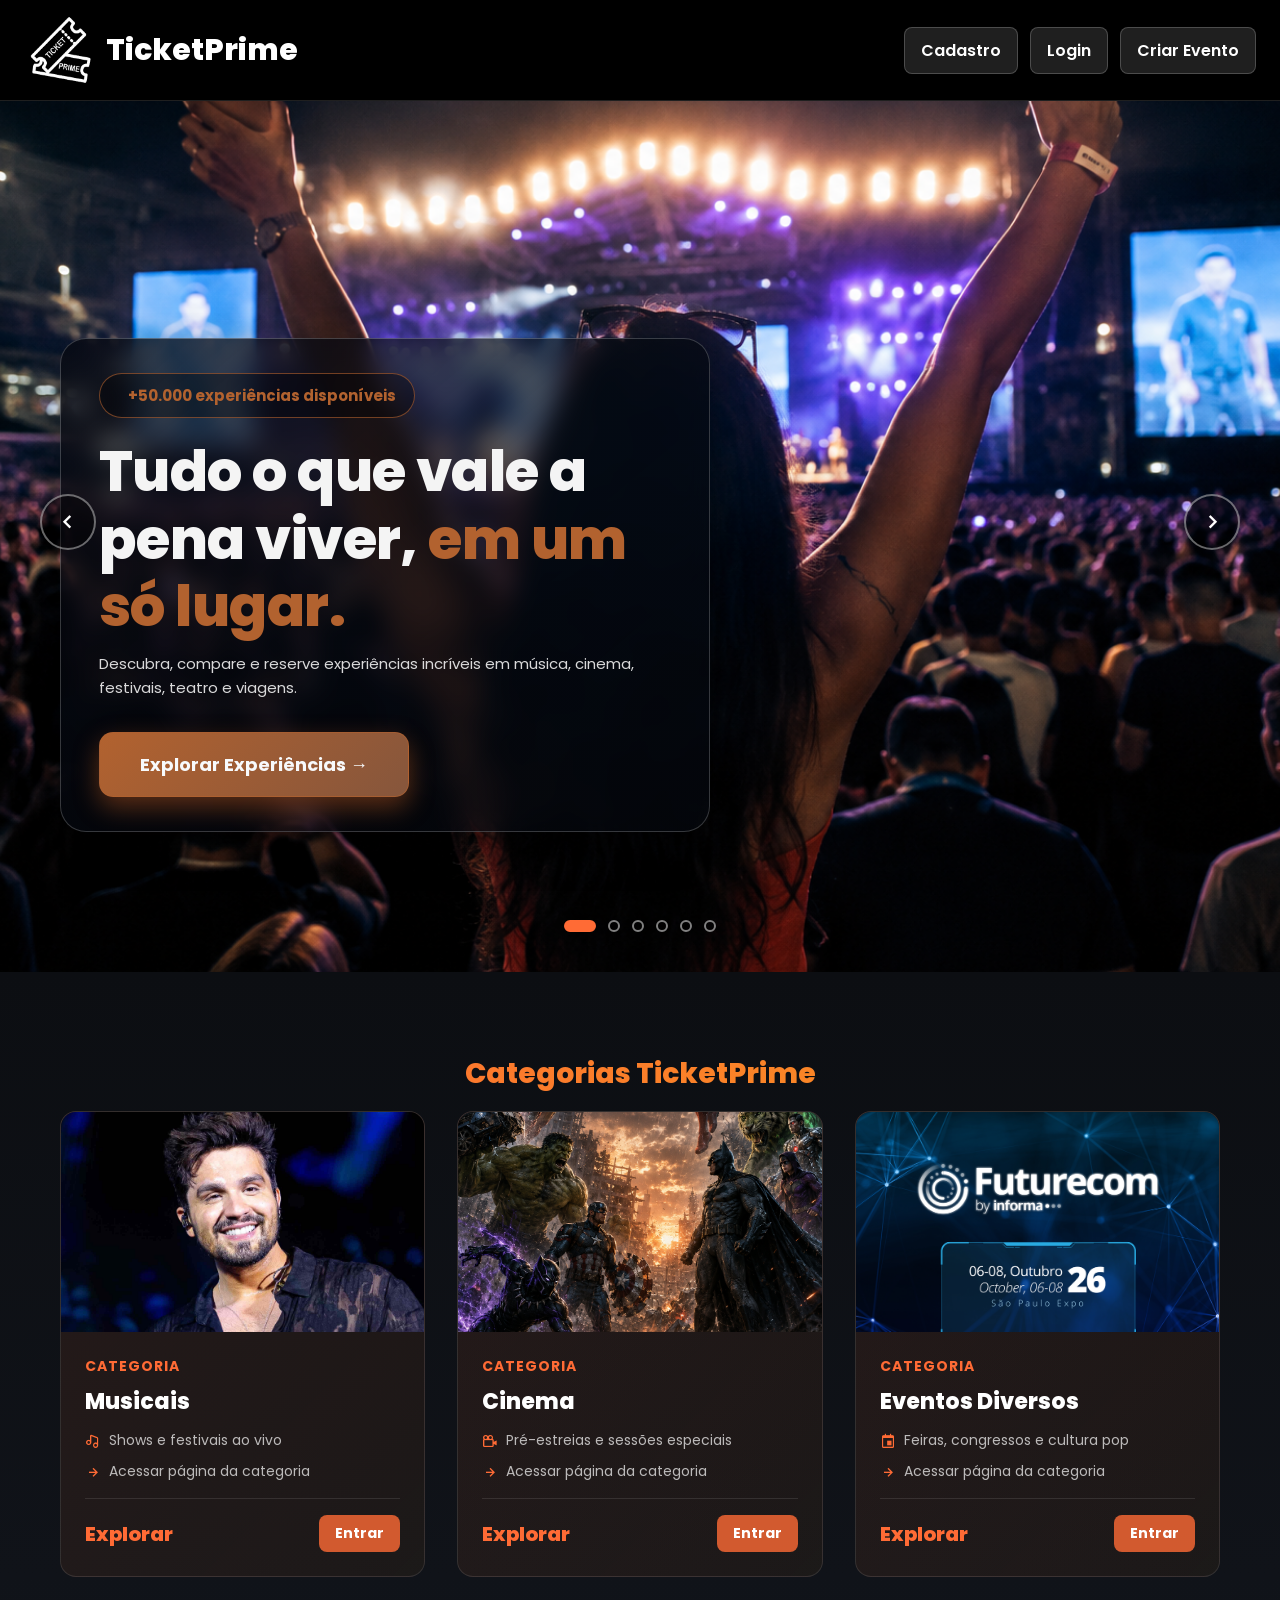
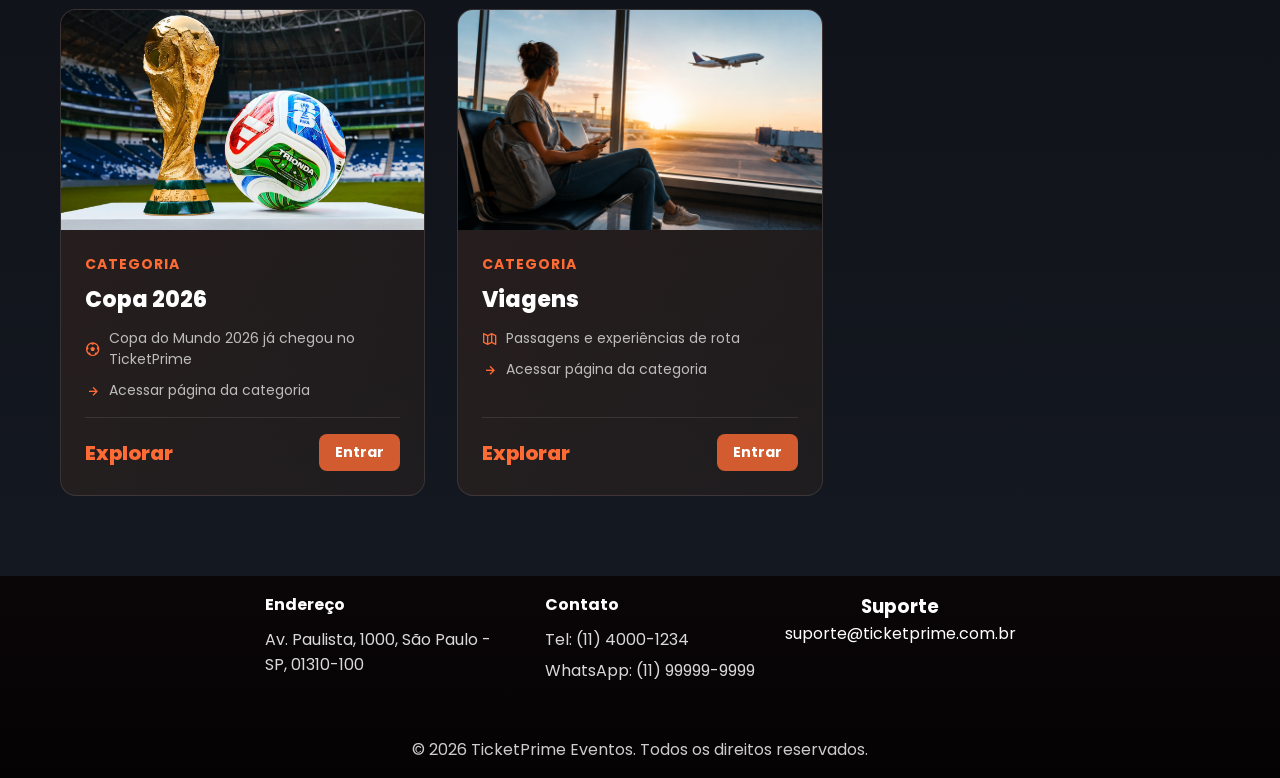
<file: src/frontend/index.html>
<!doctype html>
<html lang="pt-br">
  <head>
    <meta charset="UTF-8" />
    <title>TicketPrime</title>
    <link rel="stylesheet" href="./style.css" />
    <link
      href="https://unpkg.com/boxicons@2.1.4/css/boxicons.min.css"
      rel="stylesheet"
    />
  </head>

  <body class="home-page">
    <!-- ═══════════════ header ═══════════════ -->
    <header class="site-navbar">
      <div class="navbar-logo">
        <img src="./imagens/logo.png" alt="Logo TicketPrime" class="logo-img" />
        <span class="navbar-brand-text">TicketPrime</span>
        <span class="navbar-category-pill is-hidden" aria-hidden="true"></span>
      </div>
      <nav class="navbar-links">
        <a href="./paginas/login.html" class="navbar-btn">Cadastro</a>
        <a href="./paginas/login.html" class="navbar-btn">Login</a>
        <a href="./paginas/admin.html" class="navbar-btn">Criar Evento</a>
      </nav>
    </header>

    <!-- ═══════════════ main ═══════════════ -->
    <main class="site-main">
      <!-- ═══════════════ hero section ═══════════════ -->
      <section class="hero-section" id="hero-section">
        <div class="hero-container" id="hero-container">
          <!-- Hero dinâmico gerado pelo JS -->
        </div>
        <!-- Navegação do hero -->
        <button class="hero-control hero-prev" type="button" aria-label="Evento anterior">
          <i class="bx bx-chevron-left"></i>
        </button>
        <button class="hero-control hero-next" type="button" aria-label="Próximo evento">
          <i class="bx bx-chevron-right"></i>
        </button>
        <!-- Indicadores -->
        <div class="hero-dots" id="hero-dots" aria-label="Indicadores de categorias"></div>
      </section>

      <!-- ═══════════════ events grid section ═══════════════ -->
      <section class="events-grid-section">
        <h2 class="section-title">Categorias TicketPrime</h2>
        <div class="events-grid" id="events-grid">
          <!-- categorias carregadas dinamicamente -->
        </div>
      </section>
    </main>
    <!-- ═══════════════ footer ═══════════════ -->
    <footer class="site-footer">
      <div class="footer-column">
        <h3>Endereço</h3>
        <p>Av. Paulista, 1000, São Paulo - SP, 01310-100</p>
      </div>
      <div class="footer-column">
        <h3>Contato</h3>
        <p>Tel: (11) 4000-1234</p>
        <p>WhatsApp: (11) 99999-9999</p>
      </div>
      <div class="footer">
        <h3>Suporte</h3>
        <p>suporte@ticketprime.com.br</p>
      </div>
      <p class="footer-copy">
        © 2026 TicketPrime Eventos. Todos os direitos reservados.
      </p>
    </footer>
    <script type="module" src="./js/events-hero.js"></script>
  </body>
</html>
</file>
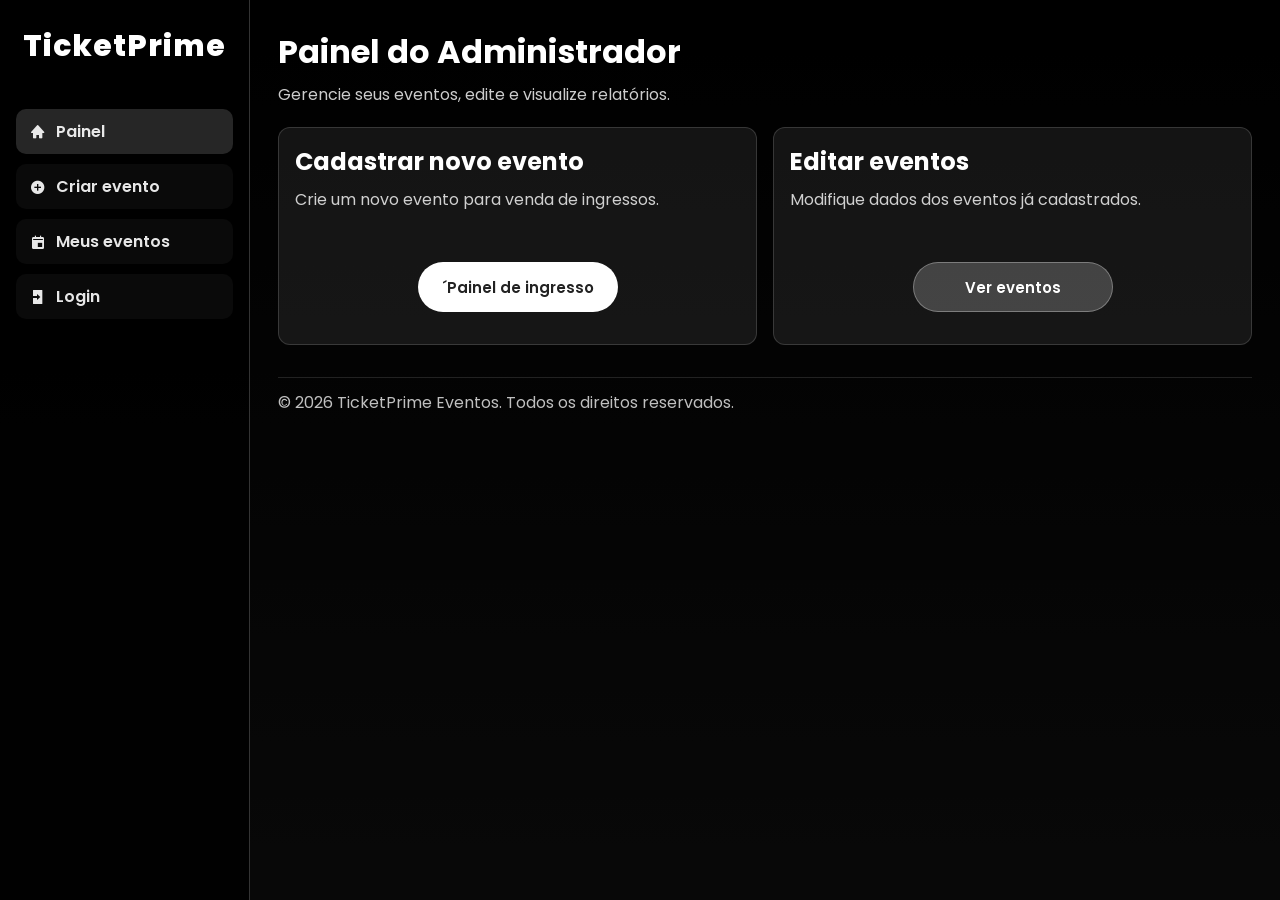
<file: src/frontend/paginas/admin.html>
<!DOCTYPE html>
<html lang="pt-br">
	<head>
		<meta charset="UTF-8" />
		<title>Home - Painel Admin TicketPrime</title>
		<link rel="stylesheet" href="../style.css" />
		<link href="https://unpkg.com/boxicons@2.1.4/css/boxicons.min.css" rel="stylesheet" />
	</head>
	<body>
		<div class="admin-dashboard">
			<aside class="sidebar">
				<div class="logo">TicketPrime</div>
				<nav class="sidebar-nav">
					<a href="home.html" class="sidebar-link active"><i class="bx bxs-home"></i> Painel</a>
					<a href="painel-ingressos.html" class="sidebar-link"><i class="bx bxs-plus-circle"></i> Criar evento</a>
					<a href="painel-ingressos.html" class="sidebar-link"><i class="bx bxs-calendar-event"></i> Meus eventos</a>
					<a href="login.html" class="sidebar-link"><i class="bx bxs-log-in"></i> Login</a>
				</nav>
			</aside>

			<main class="main-content">
				<header>
					<h1>Painel do Administrador</h1>
					<p>Gerencie seus eventos, edite e visualize relatórios.</p>
				</header>

				<section class="cards">
					<article class="card">
						<h2>Cadastrar novo evento</h2>
						<p>Crie um novo evento para venda de ingressos.</p>
						<a href="painel-ingressos.html" class="btn">´Painel de ingresso</a>
					</article>
					<article class="card">
						<h2>Editar eventos</h2>
						<p>Modifique dados dos eventos já cadastrados.</p>
						<a href="painel-ingressos.html" class="btn btn-secondary">Ver eventos</a>
					</article>
				</section>

				<footer class="admin-footer">
					<p>© 2026 TicketPrime Eventos. Todos os direitos reservados.</p>
				</footer>
			</main>
		</div>
	</body>
</html>
</file>
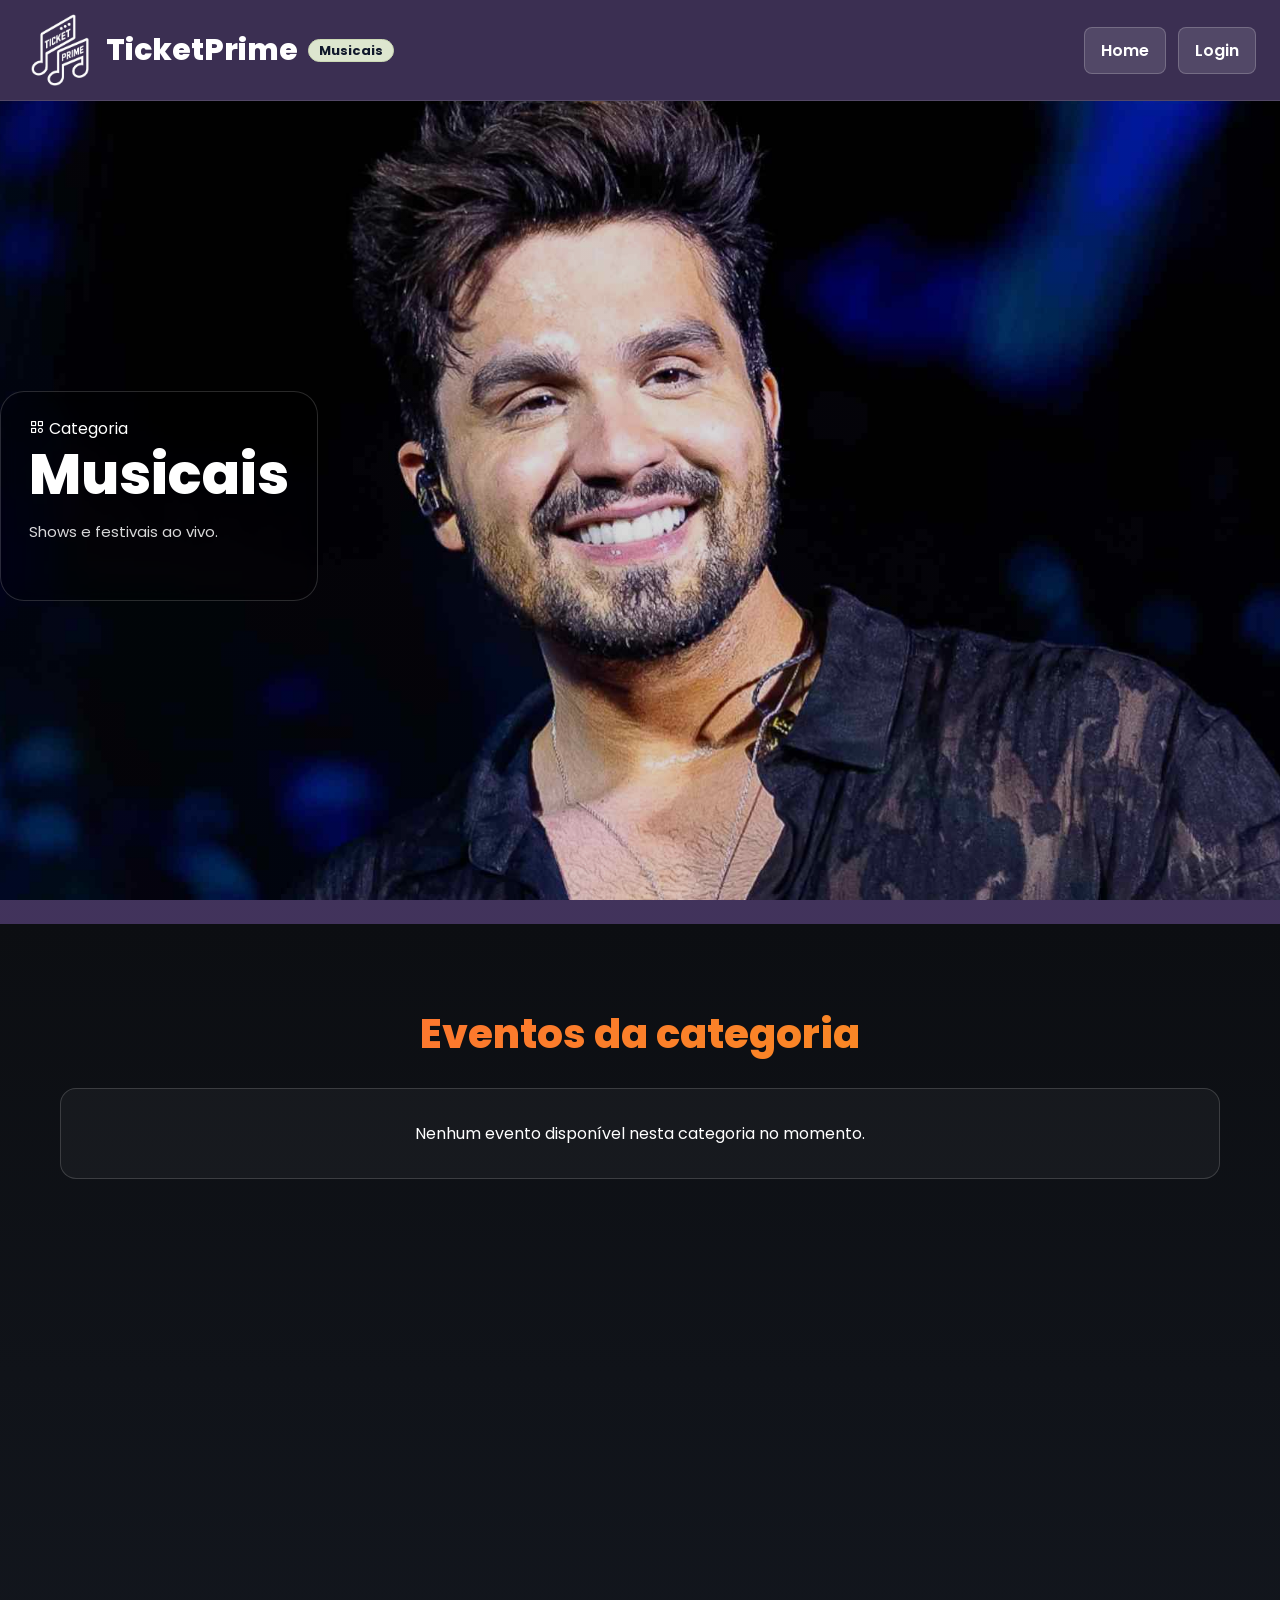
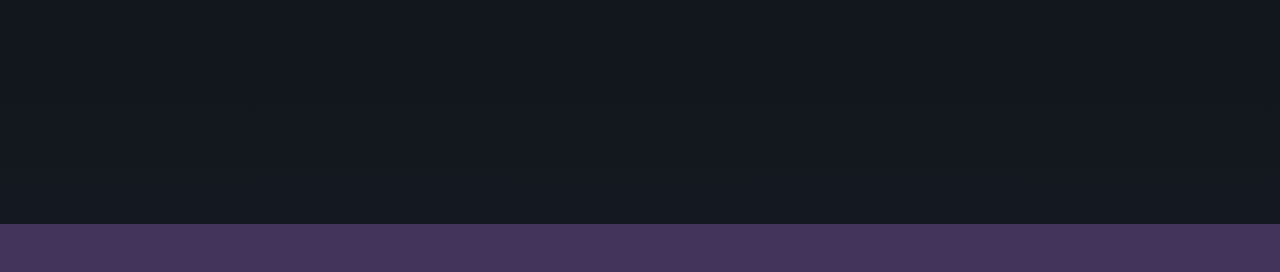
<file: src/frontend/paginas/categoria.html>
<!doctype html>
<html lang="pt-br">
<head>
  <meta charset="UTF-8" />
  <meta name="viewport" content="width=device-width, initial-scale=1.0" />
  <title>Categoria | TicketPrime</title>
  <link rel="stylesheet" href="../style.css" />
  <link href="https://unpkg.com/boxicons@2.1.4/css/boxicons.min.css" rel="stylesheet" />
  <style>
    /* Reuse the main hero look: keep page padding but allow hero to match home styles */
    .categoria-page {
      padding-top: 92px;
      color: #fff;
      min-height: 100vh;
      display: block;
      overflow-x: hidden;
    }
    .categoria-wrap {
      width: 100%;
      margin: 0 auto 48px;
      display: grid;
      gap: 24px;
    }
    /* reuse existing .hero-section and .hero-content styling from style.css; keep small overrides */
    /* make hero full-bleed like the home page */
    .hero-section { 
      width: 100%;
      margin-left: 0;
      border-radius: 0;
      overflow: hidden;
      border: 0;
      height: calc(100vh - 92px);
      display: flex;
      align-items: center;
      position: relative;
      background-size: cover;
      background-position: center;
    }
    .hero-content { max-width: 520px; padding: 24px 28px; }
    @media (max-width: 720px) { .hero-content { max-width: 100%; padding: 18px; } }
    .hero-content { background: linear-gradient(135deg, rgba(0,0,0,0.28) 0%, rgba(0,0,0,0.14) 100%); }
    .categoria-empty { padding: 32px; text-align: center; border-radius: 16px; border: 1px solid rgba(255,255,255,0.16); background: rgba(255,255,255,0.04); }
  </style>
</head>
<body class="categoria-page">
  <header class="site-navbar">
    <div class="navbar-logo">
      <img src="../imagens/logo.png" alt="Logo TicketPrime" class="logo-img" />
      <span class="navbar-brand-text">TicketPrime</span>
      <span class="navbar-category-pill pill-home">Categoria</span>
    </div>
    <nav class="navbar-links">
      <a href="../index.html" class="navbar-btn">Home</a>
      <a href="./login.html" class="navbar-btn">Login</a>
    </nav>
  </header>

  <main class="categoria-wrap">
    <section class="hero-section" id="categoria-hero">
      <div class="hero-content">
        <div class="categoria-badge"><i class="bx bx-category"></i> <span id="categoria-badge-text">Categoria</span></div>
        <h1 class="hero-title" id="categoria-title">Carregando...</h1>
        <p class="hero-description" id="categoria-subtitle">Buscando eventos da categoria...</p>
      </div>
    </section>

    <section class="events-grid-section">
      <h2 class="section-title" style="margin-bottom: 24px; font-size: clamp(28px, 4vw, 40px);">Eventos da categoria</h2>
      <div class="events-grid" id="events-grid"></div>
      <div class="categoria-empty" id="categoria-empty" hidden>Nenhum evento disponível nesta categoria no momento.</div>
    </section>
  </main>

  <script type="module">
    import { API_BASE_URL } from '../config/api.js';

    const categorias = {
      musicais: {
        nome: 'Musicais',
        descricao: 'Shows e festivais ao vivo.',
        imagem: '../imagens/categorias/musicais/luan.jpg',
        cor: '#6b4c9f',
        logo: '../imagens/logomusica.png'
      },
      cinema: {
        nome: 'Cinema',
        descricao: 'Pré-estreias e sessões especiais.',
        imagem: '../imagens/categorias/cinema/marvelvsdc.png',
        cor: '#dc2626',
        logo: '../imagens/logocinema.png'
      },
      'eventos-diversos': {
        nome: 'Eventos Diversos',
        descricao: 'Feiras, congressos e experiências culturais.',
        imagem: '../imagens/categorias/eventos-diversos/futurecom.png',
        cor: '#1e40af',
        logo: '../imagens/logo.png'
      },
      copa: {
        nome: 'Copa 2026',
        descricao: 'A Copa do Mundo 2026 já chegou no TicketPrime: a torcida já tem destino certo.',
        imagem: '../imagens/categorias/copa/copa.webp',
        cor: '#1e40af',
        logo: '../imagens/logocopa.png'
      },
      viagens: {
        nome: 'Viagens',
        descricao: 'Rotas e experiências de viagem com ingresso.',
        imagem: '../imagens/categorias/viagens/fundoviagens.png',
        cor: '#0891b2',
        logo: '../imagens/logoviajjens.png'
      }
    };

    const params = new URLSearchParams(window.location.search);
    const categoria = (params.get('categoria') || 'musicais').toLowerCase();
    const categoriaInfo = categorias[categoria] || categorias.musicais;
    const navbarLogoImg = document.querySelector('.navbar-logo .logo-img');
    const navbarCategoryPill = document.querySelector('.navbar-logo .navbar-category-pill');

    const pillByCategory = {
      musicais: { label: 'Musicais', className: 'pill-musicais' },
      cinema: { label: 'Cinema', className: 'pill-cinema' },
      'eventos-diversos': { label: 'Diversos', className: 'pill-diversos' },
      copa: { label: 'Copa 2026', className: 'pill-copa' },
      viagens: { label: 'Viagens', className: 'pill-viagens' }
    };

    if (navbarLogoImg) {
      navbarLogoImg.src = categoriaInfo.logo || '../imagens/logo.png';
      navbarLogoImg.alt = `Logo TicketPrime ${categoriaInfo.nome}`;
    }

    if (navbarCategoryPill) {
      const pillMeta = pillByCategory[categoria] || { label: 'Categoria', className: 'pill-home' };
      navbarCategoryPill.textContent = pillMeta.label;
      navbarCategoryPill.className = `navbar-category-pill ${pillMeta.className}`;
    }

    const categoriaTitle = document.getElementById('categoria-title');
    const categoriaSubtitle = document.getElementById('categoria-subtitle');
    const categoriaHero = document.getElementById('categoria-hero');
    const eventsGrid = document.getElementById('events-grid');
    const categoriaEmpty = document.getElementById('categoria-empty');

    const imageByEventName = [
      ['Luan Santana', '../imagens/categorias/musicais/luan.jpg'],
      ['Para Sempre', '../imagens/categorias/musicais/luan.jpg'],
      ['Matue', '../imagens/categorias/musicais/matueebrandao.jpg'],
      ['Brandão', '../imagens/categorias/musicais/matueebrandao.jpg'],
      ['Encontro de Gerações', '../imagens/categorias/musicais/matueebrandao.jpg'],
      ['Leo Santana', '../imagens/categorias/musicais/leo.png'],
      ['Festa do Povo', '../imagens/categorias/musicais/leo.png'],
      ['Kanye', '../imagens/categorias/musicais/kanye.jpg'],
      ['Retorno', '../imagens/categorias/musicais/kanye.jpg'],
      ['SWING', '../imagens/categorias/eventos-diversos/SWING.png'],
      ['Swing', '../imagens/categorias/eventos-diversos/SWING.png']
    ];

    const legacyImageMap = {
      'luan.jpg': '../imagens/categorias/musicais/luan.jpg',
      'matueebrandao.jpg': '../imagens/categorias/musicais/matueebrandao.jpg',
      'leo.png': '../imagens/categorias/musicais/leo.png',
      'kanye.jpg': '../imagens/categorias/musicais/kanye.jpg',
      'swing.png': '../imagens/categorias/eventos-diversos/SWING.png',
      'ccxp.jpg': '../imagens/categorias/eventos-diversos/ccxp.jpg',
      'bienal.jpg': '../imagens/categorias/eventos-diversos/bienal.jpg',
      'futurecom.png': '../imagens/categorias/eventos-diversos/futurecom.png',
      'copa.webp': '../imagens/categorias/copa/copa.webp',
      'argentina.jpg': '../imagens/categorias/copa/argentina.jpg',
      'br.avif': '../imagens/categorias/copa/br.avif',
      'bra.png': '../imagens/categorias/copa/bra.png',
      'pt.png': '../imagens/categorias/copa/pt.png',
      'BR1.jpg.webp': '../imagens/categorias/copa/BR1.jpg.webp',
      'fundoviagens.png': '../imagens/categorias/viagens/fundoviagens.png',
      'fundo.jpg': '../imagens/home/fundo.jpg'
    };

    function mapLegacyImagePath(rawPath) {
      const fileName = String(rawPath ?? '').split('/').pop()?.toLowerCase();
      if (!fileName) return '';
      return legacyImageMap[fileName] || '';
    }

    function isCopaBrazilImagePath(imagePath) {
      const src = String(imagePath || '').toLowerCase();
      if (!src) return false;
      return src.includes('/copa/br.avif') || src.includes('/copa/bra.png') || src.endsWith('br.avif') || src.endsWith('bra.png');
    }

    function resolveEventImageUrl(evento) {
      const rawImage = String(evento.imagemurl ?? evento.imagemUrl ?? evento.ImagemUrl ?? '').trim();
      if (rawImage) {
        if (/^(https?:|data:|blob:)/i.test(rawImage)) return rawImage;
        if (rawImage.startsWith('/imagens/')) {
          const mapped = mapLegacyImagePath(rawImage);
          if (mapped) return mapped;
          return `../${rawImage.slice(1)}`;
        }
        return rawImage;
      }

      const nome = String(evento.nome ?? evento.Nome ?? '');
      const matched = imageByEventName.find(([token]) => nome.toLowerCase().includes(token.toLowerCase()));
      return matched?.[1] || categoriaInfo.imagem;
    }

    categoriaTitle.textContent = categoriaInfo.nome;
    categoriaSubtitle.textContent = categoriaInfo.descricao;

    // apply hero image and compute safe colors similar to home
    categoriaHero.style.backgroundImage = `url('${categoriaInfo.imagem}')`;

    // helper functions (copied minimal from events-hero.js)
    function hexToRgb(hex) { hex = (hex||'#000000').replace('#',''); if(hex.length===3) hex = hex.split('').map(h=>h+h).join(''); const bigint = parseInt(hex,16); return {r:(bigint>>16)&255,g:(bigint>>8)&255,b:bigint&255}; }
    function rgbToHex(r,g,b){ const toHex=(n)=>Math.max(0,Math.min(255,Math.round(n))).toString(16).padStart(2,'0'); return `#${toHex(r)}${toHex(g)}${toHex(b)}`; }
    function blendHex(hexA, hexB, weight){ try{ const a=hexToRgb(hexA); const b=hexToRgb(hexB); const r=a.r*(1-weight)+b.r*weight; const g=a.g*(1-weight)+b.g*weight; const bl=a.b*(1-weight)+b.b*weight; return rgbToHex(r,g,bl);}catch(e){return hexA||hexB||'#000000'} }
    async function getDualAverageColors(imageUrl){ return new Promise((resolve)=>{ const img=new Image(); img.crossOrigin='anonymous'; img.onload=()=>{ try{ const canvas=document.createElement('canvas'); const ctx=canvas.getContext('2d'); const w=48,h=48; canvas.width=w; canvas.height=h; ctx.drawImage(img,0,0,w,h); const data=ctx.getImageData(0,0,w,h).data; let r1=0,g1=0,b1=0,c1=0; let r2=0,g2=0,b2=0,c2=0; for(let y=0;y<h;y++){ for(let x=0;x<w;x++){ const i=(y*w+x)*4; const a=data[i+3]; if(a<40) continue; const r=data[i],g=data[i+1],b=data[i+2]; if(y<h/2){r1+=r;g1+=g;b1+=b;c1++;}else{r2+=r;g2+=g;b2+=b;c2++;}}} if(c1===0)c1=1; if(c2===0)c2=1; const toHex=(n)=>n.toString(16).padStart(2,'0'); const p1='#'+toHex(Math.round(r1/c1))+toHex(Math.round(g1/c1))+toHex(Math.round(b1/c1)); const p2='#'+toHex(Math.round(r2/c2))+toHex(Math.round(g2/c2))+toHex(Math.round(b2/c2)); resolve([p1,p2]); }catch(e){resolve(['#000000','#111111']);}}; img.onerror=()=>resolve(['#000000','#111111']); img.src=imageUrl; }); }
    function hexToHsl(hex){ const {r,g,b}=hexToRgb(hex); const r1=r/255,g1=g/255,b1=b/255; const max=Math.max(r1,g1,b1),min=Math.min(r1,g1,b1); let h=0,s=0,l=(max+min)/2; if(max!==min){const d=max-min; s=l>0.5?d/(2-max-min):d/(max+min); switch(max){case r1: h=(g1-b1)/d + (g1<b1?6:0); break; case g1: h=(b1-r1)/d+2; break; case b1: h=(r1-g1)/d+4; break;} h/=6;} return {h:Math.round(h*360), s:Math.round(s*100), l:Math.round(l*100)} }
    function isBrownish(hex){ try{ const hsl=hexToHsl(hex); if(hsl.h>=10 && hsl.h<=45 && hsl.s>=10 && hsl.s<=70 && hsl.l>=10 && hsl.l<=60) return true; return false;}catch(e){return false} }
    function relativeLuminance(hex){ try{ const {r,g,b}=hexToRgb(hex||'#000000'); const srgb=[r,g,b].map(v=>v/255).map(v=>v<=0.03928? v/12.92 : Math.pow((v+0.055)/1.055,2.4)); return 0.2126*srgb[0] + 0.7152*srgb[1] + 0.0722*srgb[2]; }catch(e){ return 0; } }
    function readableTextForBackground(hex){ return relativeLuminance(hex) > 0.52 ? '#0f172a' : '#f8fafc'; }
    function complementaryHex(hex){ try{ const {r,g,b}=hexToRgb(hex||'#000000'); return rgbToHex(255-r,255-g,255-b); }catch(e){ return '#cbd5e1'; } }
    function applyComplementaryPillStyle(primaryHex, secondaryHex, categoryBase, forcedHighlightHex){
      if(!navbarCategoryPill) return;
      let base = blendHex(primaryHex || '#000000', secondaryHex || '#111111', 0.38);
      if(categoryBase) base = blendHex(base, categoryBase, 0.35);
      const comp = forcedHighlightHex || complementaryHex(base);
      let bg = blendHex(comp, '#ffffff', 0.58);
      const border = blendHex(comp, '#ffffff', 0.36);
      if(isBrownish(bg)) bg = blendHex(comp, '#cfe1ff', 0.5);
      const text = readableTextForBackground(bg);
      navbarCategoryPill.style.background = bg;
      navbarCategoryPill.style.borderColor = border;
      navbarCategoryPill.style.color = text;
    }

    (async ()=>{
      const [c1,c2] = await getDualAverageColors(categoriaInfo.imagem);
      const isBrCopa = categoria === 'copa' && isCopaBrazilImagePath(categoriaInfo.imagem);
      const primary = isBrCopa ? '#0f6d31' : (categoriaInfo.cor ? blendHex(c1, categoriaInfo.cor, 0.42) : c1);
      const secondary = isBrCopa ? '#0a4f25' : (categoriaInfo.cor ? blendHex(c2, categoriaInfo.cor, 0.36) : c2);
      document.documentElement.style.setProperty('--cor-pagina-primary', primary);
      document.documentElement.style.setProperty('--cor-pagina-secondary', secondary);
      document.body.style.background = `linear-gradient(180deg, ${primary} 0%, ${secondary} 100%)`;
      const nav = document.querySelector('.site-navbar');
      let headerColor = categoriaInfo.headerCor || blendHex(primary, '#222222', 0.18);
      if(isBrownish(headerColor)) headerColor = 'rgba(31,41,55,0.92)';
      if(nav) nav.style.background = headerColor;
      applyComplementaryPillStyle(primary, secondary, categoriaInfo.cor, isBrCopa ? '#FFD60A' : null);
      // apply hero gradient overlay for better contrast
      categoriaHero.style.backgroundImage = `linear-gradient(135deg, rgba(0,0,0,0.18), rgba(0,0,0,0.12)), url('${categoriaInfo.imagem}')`;
    })();

    async function carregarEventosCategoria() {
      try {
        const resposta = await fetch(`${API_BASE_URL}/api/eventos/publico?categoria=${encodeURIComponent(categoria)}`);
        if (!resposta.ok) throw new Error(`HTTP ${resposta.status}`);

        const eventos = await resposta.json();
        if (!Array.isArray(eventos) || eventos.length === 0) {
          categoriaEmpty.hidden = false;
          return;
        }

        eventsGrid.innerHTML = '';

        eventos.forEach((evento) => {
          const id = evento.id ?? evento.Id;
          const nome = evento.nome ?? evento.Nome ?? 'Evento';
          const dataEvento = evento.dataEvento ?? evento.DataEvento;
          const precoPadrao = Number(evento.precoPadrao ?? evento.PrecoPadrao ?? 0);
          const imagem = resolveEventImageUrl(evento);

          const dataFormatada = dataEvento
            ? new Date(dataEvento).toLocaleDateString('pt-BR', { day: '2-digit', month: 'long', year: 'numeric' })
            : 'Data a confirmar';

          const card = document.createElement('a');
          card.className = 'event-card';
          card.href = `./painel-ingressos.html?id=${id}`;

          card.innerHTML = `
            <img src="${imagem}" alt="${nome}" class="event-card-image" />
            <div class="event-card-content">
              <div class="event-card-artist">${categoriaInfo.nome}</div>
              <h3 class="event-card-title">${nome}</h3>
              <div class="event-card-meta">
                <div class="event-card-meta-item"><i class="bx bx-calendar"></i>${dataFormatada}</div>
                <div class="event-card-meta-item"><i class="bx bx-purchase-tag"></i>Ingressos disponíveis</div>
              </div>
              <div class="event-card-footer">
                <span class="event-card-price">R$ ${precoPadrao.toFixed(2)}</span>
                <button class="event-card-btn" type="button">Ingressos</button>
              </div>
            </div>
          `;

          card.querySelector('.event-card-btn')?.addEventListener('click', (event) => {
            event.preventDefault();
            window.location.href = `./painel-ingressos.html?id=${id}`;
          });

          eventsGrid.appendChild(card);
        });

        // build hero carousel from fetched events (show up to 6 slides)
        buildHeroFromEvents(eventos.slice(0, 6));
      } catch {
        categoriaEmpty.hidden = false;
      }
    }

    carregarEventosCategoria();

    // Carousel for category page
    let heroCurrentIndex = 0;
    let autoPlayInterval = null;

    function mudarHeroCategoria(index) {
      const items = document.querySelectorAll('#categoria-hero .hero-item');
      const dots = document.querySelectorAll('#categoria-dots .hero-dot');
      items.forEach(i=>i.classList.remove('active'));
      dots.forEach(d=>d.classList.remove('active'));
      items[index]?.classList.add('active');
      dots[index]?.classList.add('active');
      heroCurrentIndex = index;
      // update colors from slide dataset if present
      const item = items[index];
      if (item) {
        const p = item.dataset.primary || getComputedStyle(document.documentElement).getPropertyValue('--cor-pagina-primary');
        const s = item.dataset.secondary || getComputedStyle(document.documentElement).getPropertyValue('--cor-pagina-secondary');
        const highlight = item.dataset.highlight || null;
        document.documentElement.style.setProperty('--cor-pagina-primary', p);
        document.documentElement.style.setProperty('--cor-pagina-secondary', s);
        document.body.style.background = `linear-gradient(180deg, ${p} 0%, ${s} 100%)`;
        applyComplementaryPillStyle(p, s, categoriaInfo.cor, highlight);
      }
    }

    function startAutoPlayCategoria() {
      if (autoPlayInterval) clearInterval(autoPlayInterval);
      autoPlayInterval = setInterval(() => {
        const items = document.querySelectorAll('#categoria-hero .hero-item');
        if (!items || items.length===0) return;
        heroCurrentIndex = (heroCurrentIndex + 1) % items.length;
        mudarHeroCategoria(heroCurrentIndex);
      }, 7000);
    }

    function buildHeroFromEvents(events) {
      const heroSection = document.getElementById('categoria-hero');
      if (!heroSection) return;
      // ensure container exists
      let container = heroSection.querySelector('.hero-container');
      if (container) container.remove();
      container = document.createElement('div');
      container.className = 'hero-container';
      container.style.position = 'absolute';
      container.style.inset = '0';
      heroSection.insertBefore(container, heroSection.firstChild);

      // create slides
      events.forEach((ev, idx) => {
        const img = resolveEventImageUrl(ev);
        const isBrCopa = categoria === 'copa' && isCopaBrazilImagePath(img);
        const item = document.createElement('div');
        item.className = 'hero-item';
        if (idx===0) item.classList.add('active');
        item.style.backgroundImage = `url('${img}')`;
        // store colors if available (approx)
        item.dataset.primary = isBrCopa ? '#0f6d31' : (categoriaInfo.cor || getComputedStyle(document.documentElement).getPropertyValue('--cor-pagina-primary'));
        item.dataset.secondary = isBrCopa ? '#0a4f25' : (categoriaInfo.cor || getComputedStyle(document.documentElement).getPropertyValue('--cor-pagina-secondary'));
        if (isBrCopa) item.dataset.highlight = '#FFD60A';
        container.appendChild(item);
      });

      // controls
      // prev/next
      let prev = heroSection.querySelector('.hero-prev');
      let next = heroSection.querySelector('.hero-next');
      if (!prev) {
        prev = document.createElement('button');
        prev.className = 'hero-control hero-prev';
        prev.innerHTML = '&#xE0E5;';
        heroSection.appendChild(prev);
      }
      if (!next) {
        next = document.createElement('button');
        next.className = 'hero-control hero-next';
        next.innerHTML = '&#xE0E6;';
        heroSection.appendChild(next);
      }
      prev.onclick = () => { heroCurrentIndex = (heroCurrentIndex-1+events.length)%events.length; mudarHeroCategoria(heroCurrentIndex); startAutoPlayCategoria(); };
      next.onclick = () => { heroCurrentIndex = (heroCurrentIndex+1)%events.length; mudarHeroCategoria(heroCurrentIndex); startAutoPlayCategoria(); };

      // dots
      let dotsWrap = document.getElementById('categoria-dots');
      if (dotsWrap) dotsWrap.remove();
      dotsWrap = document.createElement('div');
      dotsWrap.id = 'categoria-dots';
      dotsWrap.className = 'hero-dots';
      heroSection.appendChild(dotsWrap);
      events.forEach((_, i)=>{
        const d = document.createElement('button'); d.className='hero-dot'; if(i===0) d.classList.add('active'); d.addEventListener('click', ()=>{ mudarHeroCategoria(i); startAutoPlayCategoria(); }); dotsWrap.appendChild(d);
      });

      // initialize colors from first
      mudarHeroCategoria(0);
      startAutoPlayCategoria();
    }
  </script>
</body>
</html>
</file>
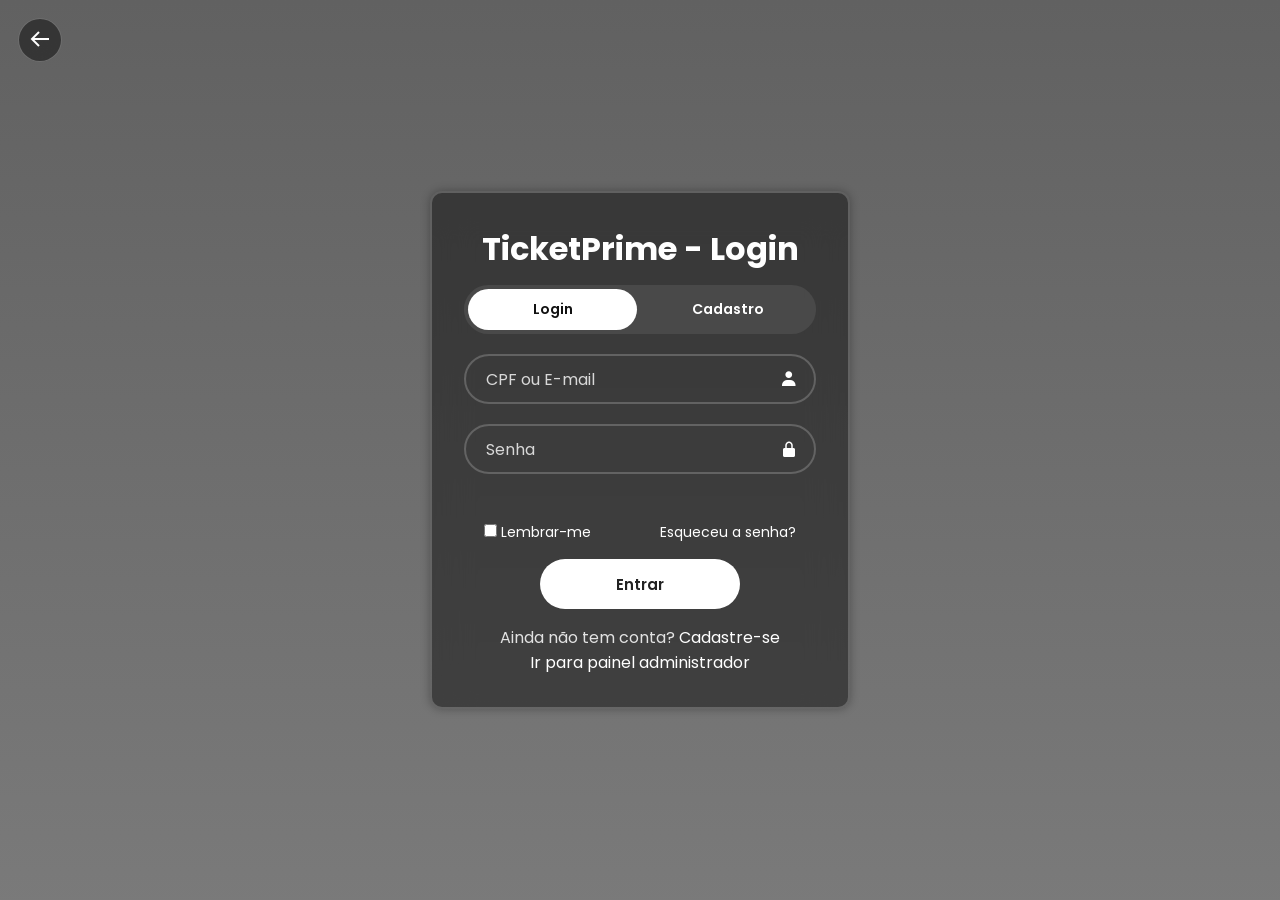
<file: src/frontend/paginas/Homeauthuser.html>
﻿<!doctype html>
<html lang="pt-br">
  <head>
    <meta charset="UTF-8" />
    <title>TicketPrime</title>
    <link rel="stylesheet" href="../style.css" />
    <link
      href="https://unpkg.com/boxicons@2.1.4/css/boxicons.min.css"
      rel="stylesheet"
    />
  </head>

  <body class="home-page">
    <script src="../js/components/header.js"></script>
    <script src="../js/components/sidebar.js"></script>

    <!-- ═══════════════ main ═══════════════ -->
    <main class="site-main">
      <!-- ═══════════════ hero section ═══════════════ -->
      <section class="hero-section" id="hero-section">
        <div class="hero-container" id="hero-container">
          <!-- Hero dinâmico gerado pelo JS -->
        </div>
        <button class="hero-control hero-prev" type="button" aria-label="Evento anterior">
          <i class="bx bx-chevron-left"></i>
        </button>
        <button class="hero-control hero-next" type="button" aria-label="Próximo evento">
          <i class="bx bx-chevron-right"></i>
        </button>
        <div class="hero-dots" id="hero-dots" aria-label="Indicadores de eventos"></div>
      </section>

      <!-- ═══════════════ events grid section ═══════════════ -->
      <section class="events-grid-section">
        <h2 class="section-title">Próximos Eventos</h2>
        <div class="events-grid" id="events-grid"></div>
      </section>

      <!-- ═══════════════ meus ingressos section ═══════════════ -->
      <section class="my-tickets-section" aria-label="Meus ingressos">
        <div class="my-tickets-header">
          <h2 class="section-title">Meus ingressos</h2>
          <a href="./painel-ingressos.html" class="my-tickets-link">Ver mais eventos</a>
        </div>
        <div class="my-tickets-grid" id="myTicketsGrid"></div>
        <p class="my-tickets-empty" id="myTicketsEmpty" hidden>
          Voce ainda nao se inscreveu em eventos.
        </p>
      </section>
    </main>

    <!-- ═══════════════ footer ═══════════════ -->
    <footer class="site-footer">
      <div class="footer-column">
        <h3>Endereço</h3>
        <p>Av. Paulista, 1000, São Paulo - SP, 01310-100</p>
      </div>
      <div class="footer-column">
        <h3>Contato</h3>
        <p>Tel: (11) 4000-1234</p>
        <p>WhatsApp: (11) 99999-9999</p>
      </div>
      <div class="footer">
        <h3>Suporte</h3>
        <p>suporte@ticketprime.com.br</p>
      </div>
      <p class="footer-copy">
        © 2026 TicketPrime Eventos. Todos os direitos reservados.
      </p>
    </footer>

    <!-- Carregar configuração centralizada da API -->
    <script type="module" src="../js/init-api-global.js"></script>

    <script>
      (async function () {
        // Aguardar configuração centralizada da API
        while (typeof window.API_BASE_URL === 'undefined') {
          await new Promise(resolve => setTimeout(resolve, 10));
        }
        const API_BASE_URL = window.API_BASE_URL;

        document.body.style.setProperty('--fundo-url', `url('${API_BASE_URL}/imagens/fundo.jpg')`);

        // Verificar sessão e papel antes de iniciar o shell
        let session;
        try {
          session = JSON.parse(localStorage.getItem('ticketprimeUser') || 'null');
        } catch {
          session = null;
        }

        function normalizeTipoConta(v) {
          const s = String(v || '').trim().toLowerCase();
          return (s === 'adm' || s === 'admin' || s === 'administrador') ? 'adm' : 'usuario';
        }

        if (!session || typeof session !== 'object') {
          window.location.replace('./login.html');
          return;
        }
        if (normalizeTipoConta(session?.tipoConta ?? session?.TipoConta) !== 'usuario') {
          window.location.replace('./login.html');
          return;
        }

        // Inicializar shell (header, sidebar, avatar, perfil, logout, configuracoes)
        const shell = await initAppShell({ role: 'usuario', apiBaseUrl: API_BASE_URL });
        if (!shell) return;

        loadMyTickets(shell);
      })();

      // ── Carregar ingressos do usuário ──────────────────────────────────────────

      function normalizeTicketFromSource(rawTicket) {
        if (!rawTicket || typeof rawTicket !== 'object') return null;
        const nome = String(rawTicket.nomeEvento ?? rawTicket.nome ?? rawTicket.evento ?? rawTicket.titulo ?? '').trim();
        const data = String(rawTicket.dataEvento ?? rawTicket.data ?? rawTicket.date ?? '').trim();
        const local = String(rawTicket.localEvento ?? rawTicket.local ?? rawTicket.cidade ?? '').trim();
        const imagem = String(rawTicket.imagemEvento ?? rawTicket.imagem ?? rawTicket.foto ?? '../imagens/eventos/ana-tour.svg').trim();
        return nome ? { nome, data, local, imagem } : null;
      }

      function normalizeTicketsList(rawList) {
        if (!Array.isArray(rawList)) return [];
        return rawList.map(normalizeTicketFromSource).filter(Boolean);
      }

      function renderMyTickets(tickets) {
        const myTicketsGrid = document.getElementById('myTicketsGrid');
        const myTicketsEmpty = document.getElementById('myTicketsEmpty');
        if (!myTicketsGrid || !myTicketsEmpty) return;

        myTicketsGrid.innerHTML = '';
        if (!tickets.length) { myTicketsEmpty.hidden = false; return; }
        myTicketsEmpty.hidden = true;

        const fragment = document.createDocumentFragment();
        for (const ticket of tickets) {
          const card = document.createElement('a');
          card.className = 'my-ticket-card';
          card.href = './painel-ingressos.html';
          card.setAttribute('aria-label', ticket.nome);
          card.innerHTML = `
            <img class="my-ticket-image" src="${ticket.imagem}" alt="${ticket.nome}" />
            <div class="my-ticket-meta">
              <h3>${ticket.nome}</h3>
              <p>${ticket.data || 'Data a confirmar'}${ticket.local ? ` &bull; ${ticket.local}` : ''}</p>
            </div>
          `;
          fragment.appendChild(card);
        }
        myTicketsGrid.appendChild(fragment);
      }

      async function loadMyTickets({ session, getAuthHeaders, apiBaseUrl }) {
        let tickets = [];
        try {
          const res = await fetch(`${apiBaseUrl}/api/reservas`, { headers: getAuthHeaders() });
          if (res.ok) {
            const payload = await res.json().catch(() => []);
            tickets = normalizeTicketsList(Array.isArray(payload) ? payload : payload?.itens);
          }
        } catch { tickets = []; }

        if (!tickets.length) {
          try { tickets = normalizeTicketsList(JSON.parse(localStorage.getItem('ticketprimeUserTickets') || '[]')); } catch { }
        }
        if (!tickets.length) {
          tickets = normalizeTicketsList(session?.ingressos ?? session?.Ingressos ?? session?.eventosInscritos);
        }
        renderMyTickets(tickets);
      }
    </script>
    <script src="../js/events-hero.js"></script>
  </body>
</html>
</file>
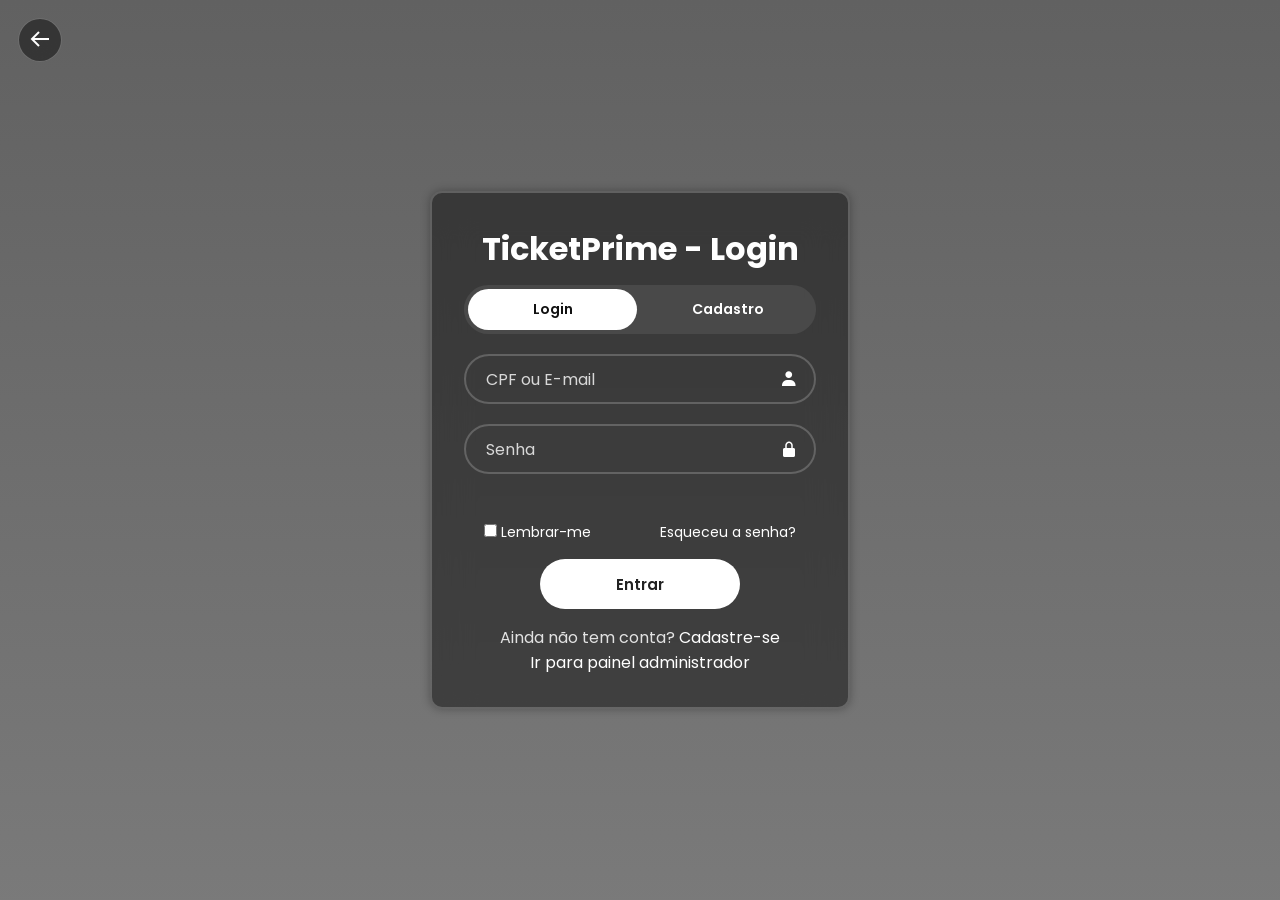
<file: src/frontend/paginas/login.html>
<!DOCTYPE html>
<html lang="pt-br">
	<head>
		<meta charset="UTF-8" />
		<title>Login - TicketPrime</title>
		<link rel="stylesheet" href="../style.css" />
		<link href="https://unpkg.com/boxicons@2.1.4/css/boxicons.min.css" rel="stylesheet" />
	</head>
	<body class="login-page">
		<a href="../index.html" class="back-home-link" aria-label="Voltar para página principal">
			<i class="bx bx-arrow-back"></i>
		</a>
		<div class="wrapper">
			<form id="loginForm">
				<h1 id="authTitle">TicketPrime - Login</h1>
				<div class="auth-switch" role="tablist" aria-label="Alternar entre login e cadastro">
					<button type="button" class="auth-toggle-btn active" id="loginModeBtn" aria-selected="true">Login</button>
					<button type="button" class="auth-toggle-btn" id="registerModeBtn" aria-selected="false">Cadastro</button>
				</div>
				<div class="input-box register-only" hidden>
					<input id="nomeCompleto" type="text" placeholder="Nome completo" />
					<i class="bx bxs-user-detail"></i>
				</div>
				<div class="input-box login-only">
					<input id="usuario" type="text" placeholder="CPF ou E-mail" required />
					<i class="bx bxs-user"></i>
				</div>
				<div class="input-box register-only" hidden>
					<input id="cpfCadastro" type="text" placeholder="CPF" inputmode="numeric" maxlength="14" />
					<i class="bx bx-id-card"></i>
				</div>
				<div class="input-box register-only" hidden>
					<input id="emailCadastro" type="email" placeholder="E-mail" />
					<i class="bx bx-envelope"></i>
				</div>
				<div class="input-box">
					<input id="senha" type="password" placeholder="Senha" required />
					<i class="bx bxs-lock-alt"></i>
				</div>
				<div class="input-box register-only" hidden>
					<input id="confirmarSenha" type="password" placeholder="Confirmar senha" />
					<i class="bx bxs-lock-alt"></i>
				</div>
				<div id="loginMessage" class="login-message"></div>
				<div class="remember-forgot">
					<label><input type="checkbox" /> Lembrar-me </label>
					<a href="#" id="forgotPasswordLink">Esqueceu a senha?</a>
				</div>
				<button type="submit" class="btn" id="submitBtn">Entrar</button>
				<div class="register-link">
					<p id="switchText">Ainda não tem conta? <a href="#" id="switchModeLink">Cadastre-se</a></p>
					<p><a href="admin.html">Ir para painel administrador</a></p>
				</div>
			</form>
		</div>

		<!-- Carregar configuração centralizada da API -->
		<script type="module" src="../js/init-api-global.js"></script>

		<script>
			// Aguardar carregamento do módulo que exponha window.API_BASE_URL
			function waitForApiConfig(callback) {
				if (typeof window.API_BASE_URL !== 'undefined') {
					callback();
				} else {
					setTimeout(() => waitForApiConfig(callback), 10);
				}
			}

			waitForApiConfig(() => {
				// Injeta URL do fundo.jpg apontando para a API correta (evita 404 no Live Server porta 3000)
				document.body.style.setProperty('--fundo-url', `url('${window.API_BASE_URL}/imagens/fundo.jpg')`);
			});

			let isRegisterMode = false;
			const loginForm = document.getElementById('loginForm');
			const loginMessage = document.getElementById('loginMessage');
			const authTitle = document.getElementById('authTitle');
			const submitBtn = document.getElementById('submitBtn');
			const switchText = document.getElementById('switchText');
			const switchModeLink = document.getElementById('switchModeLink');
			const loginModeBtn = document.getElementById('loginModeBtn');
			const registerModeBtn = document.getElementById('registerModeBtn');
			const forgotPasswordLink = document.getElementById('forgotPasswordLink');
			const registerOnlyFields = document.querySelectorAll('.register-only');
			const loginOnlyFields = document.querySelectorAll('.login-only');
			const nomeCompleto = document.getElementById('nomeCompleto');
			const cpfCadastro = document.getElementById('cpfCadastro');
			const emailCadastro = document.getElementById('emailCadastro');
			const usuario = document.getElementById('usuario');
			const senha = document.getElementById('senha');
			const confirmarSenha = document.getElementById('confirmarSenha');

			function showMessage(texto, isError) {
				loginMessage.textContent = texto;
				loginMessage.className = isError ? 'login-message error' : 'login-message success';
			}

			function normalizeCpf(value) {
				return value.replace(/\D/g, '');
			}

			function normalizeTipoConta(rawValue) {
				const value = String(rawValue || '').trim().toLowerCase();
				if (value === 'adm' || value === 'admin' || value === 'administrador') {
					return 'adm';
				}
				return 'usuario';
			}

			function extractTipoConta(payload) {
				return normalizeTipoConta(payload?.tipoConta ?? payload?.TipoConta);
			}

			function getRedirectByTipoConta(tipoConta) {
				return normalizeTipoConta(tipoConta) === 'adm'
					? './Homeauthadm.html'
					: './Homeauthuser.html';
			}

			function setAuthMode(registerMode) {
				isRegisterMode = registerMode;
				registerOnlyFields.forEach((field) => {
					field.hidden = !registerMode;
				});
				loginOnlyFields.forEach((field) => {
					field.hidden = registerMode;
				});
				nomeCompleto.required = registerMode;
				cpfCadastro.required = registerMode;
				emailCadastro.required = registerMode;
				usuario.required = !registerMode;
				confirmarSenha.required = registerMode;
				authTitle.textContent = registerMode ? 'TicketPrime - Cadastro' : 'TicketPrime - Login';
				submitBtn.textContent = registerMode ? 'Cadastrar' : 'Entrar';
				loginModeBtn.classList.toggle('active', !registerMode);
				registerModeBtn.classList.toggle('active', registerMode);
				loginModeBtn.setAttribute('aria-selected', String(!registerMode));
				registerModeBtn.setAttribute('aria-selected', String(registerMode));
				forgotPasswordLink.style.visibility = registerMode ? 'hidden' : 'visible';
				switchText.innerHTML = registerMode
					? 'Já tem conta? <a href="#" id="switchModeLink">Entrar</a>'
					: 'Ainda não tem conta? <a href="#" id="switchModeLink">Cadastre-se</a>';
				loginMessage.textContent = '';
				loginMessage.className = 'login-message';

				document.getElementById('switchModeLink').addEventListener('click', (event) => {
					event.preventDefault();
					setAuthMode(!isRegisterMode);
				});
			}

			loginModeBtn.addEventListener('click', () => setAuthMode(false));
			registerModeBtn.addEventListener('click', () => setAuthMode(true));
			switchModeLink.addEventListener('click', (event) => {
				event.preventDefault();
				setAuthMode(true);
			});

			loginForm.addEventListener('submit', async (event) => {
				event.preventDefault();
				submitBtn.disabled = true;

				if (isRegisterMode && senha.value !== confirmarSenha.value) {
					showMessage('As senhas nao conferem.', true);
					submitBtn.disabled = false;
					return;
				}

				try {
					if (isRegisterMode) {
						const cpfNormalizado = normalizeCpf(cpfCadastro.value);
						if (cpfNormalizado.length !== 11) {
							showMessage('Informe um CPF valido com 11 digitos.', true);
							submitBtn.disabled = false;
							return;
						}

						const response = await fetch(`${API_BASE_URL}/api/auth/register`, {
							method: 'POST',
							headers: { 'Content-Type': 'application/json' },
							body: JSON.stringify({
								nome: nomeCompleto.value.trim(),
								cpf: cpfNormalizado,
								email: emailCadastro.value.trim(),
								senha: senha.value
							})
						});

						const payload = await response.json().catch(() => ({}));
						if (!response.ok) {
							const erro = typeof payload === 'string' ? payload : payload.mensagem;
							showMessage(erro || 'Nao foi possivel concluir o cadastro.', true);
							submitBtn.disabled = false;
							return;
						}

						showMessage('Cadastro realizado. Redirecionando...', false);
						const destinoCadastro = getRedirectByTipoConta(extractTipoConta(payload));
						setTimeout(() => (window.location.href = destinoCadastro), 900);
						return;
					}

					const response = await fetch(`${API_BASE_URL}/api/auth/login`, {
						method: 'POST',
						headers: { 'Content-Type': 'application/json' },
						body: JSON.stringify({
							usuario: usuario.value.trim(),
							senha: senha.value
						})
					});

					if (!response.ok) {
						showMessage('Usuario ou senha invalidos.', true);
						submitBtn.disabled = false;
						return;
					}

					const loginData = await response.json();
					localStorage.setItem('ticketprimeUser', JSON.stringify(loginData));
					showMessage('Login realizado. Redirecionando...', false);
					const destino = getRedirectByTipoConta(extractTipoConta(loginData));
					setTimeout(() => (window.location.href = destino), 900);
				} catch (error) {
					showMessage('Nao foi possivel conectar com a API. Verifique se o backend esta rodando.', true);
					submitBtn.disabled = false;
				}
			});

			setAuthMode(false);
		</script>
	</body>
</html>
</file>
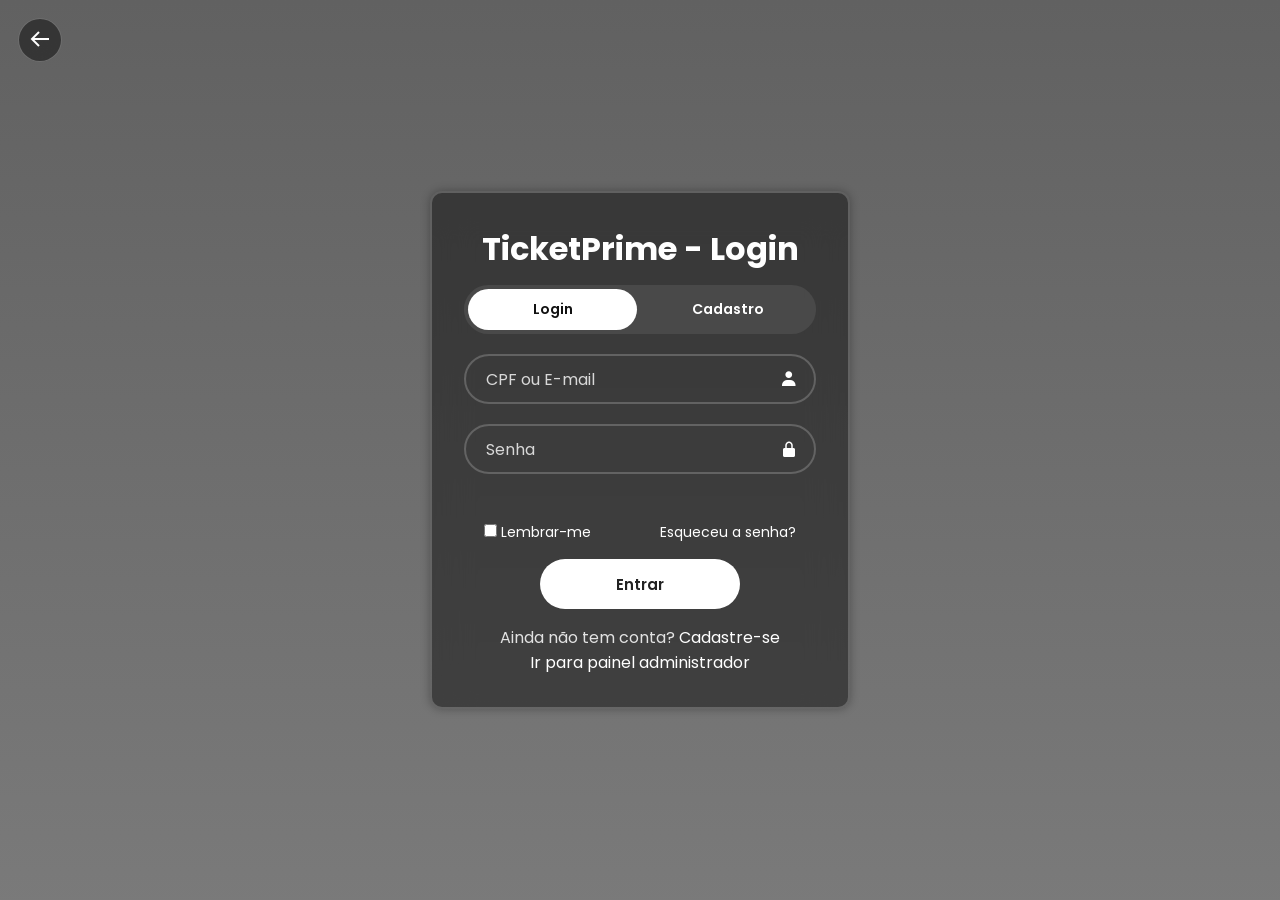
<file: src/frontend/paginas/meus-ingressos.html>
<!doctype html>
<html lang="pt-br">
<head>
  <meta charset="UTF-8" />
  <meta name="viewport" content="width=device-width, initial-scale=1.0" />
  <title>Meus Ingressos – TicketPrime</title>
  <link rel="stylesheet" href="../style.css" />
  <link href="https://unpkg.com/boxicons@2.1.4/css/boxicons.min.css" rel="stylesheet" />
  <style>
    .tickets-page {
      width: 100%;
      max-width: 860px;
      margin: 0 auto;
      padding: 100px 20px 60px;
    }

    .tickets-page-header {
      display: flex;
      align-items: center;
      gap: 14px;
      margin-bottom: 32px;
    }

    .tickets-page-header a {
      color: rgba(255,255,255,0.7);
      font-size: 22px;
      text-decoration: none;
      transition: color 0.15s;
    }
    .tickets-page-header a:hover { color: #fff; }

    .tickets-page-header h1 {
      font-size: 24px;
      font-weight: 700;
      color: #fff;
    }

    /* ── Grid de ingressos ─────────────── */
    .tickets-grid {
      display: grid;
      grid-template-columns: repeat(auto-fill, minmax(260px, 1fr));
      gap: 16px;
    }

    .ticket-card {
      background: rgba(255,255,255,0.06);
      border: 1px solid rgba(255,255,255,0.12);
      border-radius: 14px;
      overflow: hidden;
      backdrop-filter: blur(8px);
      transition: transform 0.18s, border-color 0.18s, box-shadow 0.18s;
    }
    .ticket-card:hover {
      transform: translateY(-3px);
      border-color: rgba(83,74,183,0.6);
      box-shadow: 0 8px 28px rgba(83,74,183,0.18);
    }

    .ticket-card-banner {
      width: 100%;
      height: 130px;
      object-fit: cover;
      display: block;
      background: #1a1836;
    }

    .ticket-card-body {
      padding: 14px 16px 16px;
    }

    .ticket-card-status {
      display: inline-block;
      font-size: 10px;
      font-weight: 700;
      letter-spacing: 0.06em;
      text-transform: uppercase;
      padding: 3px 9px;
      border-radius: 99px;
      margin-bottom: 8px;
    }
    .ticket-card-status.confirmada {
      background: rgba(52,211,153,0.15);
      color: #34d399;
      border: 1px solid rgba(52,211,153,0.25);
    }
    .ticket-card-status.cancelada {
      background: rgba(239,68,68,0.12);
      color: #f87171;
      border: 1px solid rgba(239,68,68,0.2);
    }
    .ticket-card-status.pendente {
      background: rgba(250,204,21,0.12);
      color: #facc15;
      border: 1px solid rgba(250,204,21,0.2);
    }

    .ticket-card-title {
      font-size: 15px;
      font-weight: 600;
      color: #fff;
      margin-bottom: 5px;
      line-height: 1.3;
    }

    .ticket-card-info {
      font-size: 12px;
      color: rgba(255,255,255,0.5);
      margin-bottom: 3px;
      display: flex;
      align-items: center;
      gap: 5px;
    }

    .ticket-card-price {
      font-size: 16px;
      font-weight: 700;
      color: #a5a0f5;
      margin-top: 10px;
      margin-bottom: 12px;
    }

    .ticket-card-btn {
      width: 100%;
      background: #534ab7;
      color: #fff;
      border: none;
      border-radius: 8px;
      padding: 9px 0;
      font-size: 13px;
      font-weight: 600;
      cursor: pointer;
      transition: background 0.15s;
      display: flex;
      align-items: center;
      justify-content: center;
      gap: 6px;
    }
    .ticket-card-btn:hover { background: #3c3489; }

    /* ── Empty state ─────────────────── */
    .tickets-empty {
      text-align: center;
      color: rgba(255,255,255,0.45);
      padding: 60px 20px;
      grid-column: 1 / -1;
    }
    .tickets-empty i {
      font-size: 52px;
      display: block;
      margin-bottom: 14px;
      color: rgba(255,255,255,0.2);
    }
    .tickets-empty p { font-size: 15px; margin-bottom: 18px; }
    .tickets-empty a {
      display: inline-block;
      background: #534ab7;
      color: #fff;
      padding: 10px 24px;
      border-radius: 8px;
      text-decoration: none;
      font-size: 14px;
      font-weight: 600;
      transition: background 0.15s;
    }
    .tickets-empty a:hover { background: #3c3489; }

    /* ── Modal QR Code ───────────────── */
    .qr-overlay {
      position: fixed; inset: 0;
      background: rgba(0,0,0,0.72);
      backdrop-filter: blur(6px);
      z-index: 2000;
      display: flex;
      align-items: center;
      justify-content: center;
      padding: 20px;
      opacity: 0;
      pointer-events: none;
      transition: opacity 0.22s;
    }
    .qr-overlay.open {
      opacity: 1;
      pointer-events: auto;
    }

    .qr-modal {
      background: #1a1830;
      border: 1px solid rgba(255,255,255,0.13);
      border-radius: 20px;
      padding: 32px 28px 28px;
      max-width: 360px;
      width: 100%;
      text-align: center;
      transform: translateY(18px) scale(0.97);
      transition: transform 0.22s;
      position: relative;
    }
    .qr-overlay.open .qr-modal { transform: translateY(0) scale(1); }

    .qr-modal-close {
      position: absolute;
      top: 14px; right: 16px;
      background: none;
      border: none;
      color: rgba(255,255,255,0.5);
      font-size: 22px;
      cursor: pointer;
      line-height: 1;
      padding: 4px;
      border-radius: 6px;
      transition: color 0.15s, background 0.15s;
    }
    .qr-modal-close:hover { color: #fff; background: rgba(255,255,255,0.08); }

    .qr-modal-badge {
      display: inline-block;
      font-size: 10px;
      font-weight: 700;
      letter-spacing: 0.08em;
      text-transform: uppercase;
      padding: 3px 10px;
      border-radius: 99px;
      background: rgba(83,74,183,0.25);
      color: #a5a0f5;
      border: 1px solid rgba(83,74,183,0.35);
      margin-bottom: 10px;
    }

    .qr-modal-title {
      font-size: 17px;
      font-weight: 700;
      color: #fff;
      margin-bottom: 4px;
      line-height: 1.3;
    }

    .qr-modal-sub {
      font-size: 12px;
      color: rgba(255,255,255,0.45);
      margin-bottom: 22px;
    }

    .qr-box {
      background: #fff;
      border-radius: 12px;
      padding: 16px;
      display: inline-flex;
      margin-bottom: 20px;
    }

    .qr-box canvas {
      display: block;
    }

    .qr-divider {
      border: none;
      border-top: 1px solid rgba(255,255,255,0.08);
      margin-bottom: 16px;
    }

    .qr-info-row {
      display: flex;
      justify-content: space-between;
      font-size: 12px;
      color: rgba(255,255,255,0.5);
      margin-bottom: 6px;
    }
    .qr-info-row span:last-child { color: #fff; font-weight: 500; }

    .qr-warning {
      margin-top: 16px;
      font-size: 11px;
      color: rgba(255,255,255,0.3);
      display: flex;
      align-items: center;
      justify-content: center;
      gap: 5px;
    }
  </style>
</head>
<body class="home-page">
  <script src="../js/components/header.js"></script>
  <script src="../js/components/sidebar.js"></script>

  <main class="site-main" style="justify-content:flex-start;align-items:stretch;">
    <div class="tickets-page">

      <div class="tickets-page-header">
        <a href="./Homeauthuser.html" aria-label="Voltar"><i class="bx bx-arrow-back"></i></a>
        <h1>Meus Ingressos</h1>
      </div>

      <div class="tickets-grid" id="ticketsGrid">
        <div class="tickets-empty" id="ticketsEmpty" hidden>
          <i class="bx bx-ticket-alt"></i>
          <p>Você ainda não possui ingressos.</p>
          <a href="./Homeauthuser.html">Explorar eventos</a>
        </div>
      </div>

    </div>
  </main>

  <!-- Modal QR Code -->
  <div class="qr-overlay" id="qrOverlay" role="dialog" aria-modal="true" aria-labelledby="qrTitle">
    <div class="qr-modal">
      <button class="qr-modal-close" id="qrClose" aria-label="Fechar"><i class="bx bx-x"></i></button>
      <div class="qr-modal-badge">Ingresso Digital</div>
      <div class="qr-modal-title" id="qrTitle">—</div>
      <div class="qr-modal-sub" id="qrSub">—</div>
      <div class="qr-box">
        <canvas id="qrCanvas" width="160" height="160"></canvas>
      </div>
      <hr class="qr-divider" />
      <div class="qr-info-row"><span>Status</span><span id="qrStatus">—</span></div>
      <div class="qr-info-row"><span>Assento(s)</span><span id="qrAssento">—</span></div>
      <div class="qr-info-row"><span>Valor pago</span><span id="qrPreco">—</span></div>
      <div class="qr-info-row"><span>Código</span><span id="qrCodigo">—</span></div>
      <p class="qr-warning"><i class="bx bx-lock-alt"></i> Apresente este QR Code na entrada do evento</p>
    </div>
  </div>

  <!-- Carregar configuração centralizada da API -->
  <script type="module" src="../js/init-api-global.js"></script>

  <script>
    // ── Auth ─────────────────────────────────────────────
    // Aguardar configuração centralizada da API
    const API_BASE_URL = (() => {
      let attempts = 0;
      while (typeof window.API_BASE_URL === 'undefined' && attempts < 100) {
        // Busy wait for module to load (não ideal mas compatível)
        attempts++;
      }
      return window.API_BASE_URL || 'http://localhost:5129';
    })();

    let session;
    try { session = JSON.parse(localStorage.getItem('ticketprimeUser') || 'null'); } catch { session = null; }

    if (!session || typeof session !== 'object') {
      window.location.replace('./login.html');
      throw new Error('não autenticado');
    }

    // Determinar papel para renderizar sidebar correta
    (function () {
      const s = String(session?.tipoConta ?? session?.TipoConta ?? '').trim().toLowerCase();
      const role = (s === 'adm' || s === 'admin' || s === 'administrador') ? 'adm' : 'usuario';
      initAppShell({ role, apiBaseUrl: API_BASE_URL });
    })();

    function getToken() { return String(session?.token ?? session?.Token ?? '').trim(); }
    function authHeaders() {
      const t = getToken();
      return t ? { Authorization: `Bearer ${t}` } : {};
    }

    // ── Imagens ciclo ─────────────────────────────────────
    const IMAGENS = [
      '../imagens/eventos/ana-tour.svg',
      '../imagens/eventos/sons-cidade.svg',
      '../imagens/eventos/comedia-prime.svg',
      '../imagens/eventos/luzes-lapa.svg',
    ];

    // ── Renderização ──────────────────────────────────────
    const grid  = document.getElementById('ticketsGrid');
    const empty = document.getElementById('ticketsEmpty');

    function fmtData(str) {
      if (!str) return 'Data a confirmar';
      return new Date(str).toLocaleDateString('pt-BR', { day: '2-digit', month: 'short', year: 'numeric' });
    }

    function fmtPreco(val) {
      return 'R$ ' + Number(val).toFixed(2).replace('.', ',');
    }

    function renderTickets(reservas) {
      grid.innerHTML = '';

      if (!reservas.length) {
        empty.hidden = false;
        grid.appendChild(empty);
        return;
      }

      empty.hidden = true;

      reservas.forEach((r, i) => {
        const img    = IMAGENS[i % IMAGENS.length];
        const status = String(r.status ?? r.Status ?? 'confirmada').toLowerCase();
        const nome   = r.nomeevento ?? r.NomeEvento ?? r.nome ?? '—';
        const data   = r.dataevento ?? r.DataEvento ?? r.dataEvento ?? '';
        const preco  = r.precofinal ?? r.PrecoFinal ?? 0;
        const assento = r.assento ?? r.Assento ?? '—';
        const id     = r.id ?? r.Id ?? i;

        const card = document.createElement('div');
        card.className = 'ticket-card';
        card.innerHTML = `
          <img class="ticket-card-banner" src="${img}" alt="${nome}" />
          <div class="ticket-card-body">
            <span class="ticket-card-status ${status}">${status}</span>
            <div class="ticket-card-title">${nome}</div>
            <div class="ticket-card-info"><i class="bx bx-calendar"></i>${fmtData(data)}</div>
            <div class="ticket-card-info"><i class="bx bx-chair"></i>Assento: ${assento}</div>
            <div class="ticket-card-price">${fmtPreco(preco)}</div>
            <button class="ticket-card-btn" data-id="${id}" data-nome="${nome}" data-data="${data}"
              data-status="${status}" data-assento="${assento}" data-preco="${preco}">
              <i class="bx bx-qr-scan"></i> Ver Ingresso
            </button>
          </div>
        `;

        grid.appendChild(card);
      });

      // Eventos dos botões
      grid.querySelectorAll('.ticket-card-btn').forEach(btn => {
        btn.addEventListener('click', () => openQr(btn.dataset));
      });
    }

    // ── Buscar reservas ───────────────────────────────────
    async function loadReservas() {
      try {
        const resp = await fetch(`${API_BASE_URL}/api/reservas`, {
          headers: authHeaders()
        });
        if (!resp.ok) throw new Error();
        const data = await resp.json();
        renderTickets(Array.isArray(data) ? data : []);
      } catch {
        renderTickets([]);
      }
    }

    loadReservas();

    // ── QR Code (mock via canvas) ─────────────────────────
    const overlay  = document.getElementById('qrOverlay');
    const qrClose  = document.getElementById('qrClose');
    const qrCanvas = document.getElementById('qrCanvas');
    const qrTitle  = document.getElementById('qrTitle');
    const qrSub    = document.getElementById('qrSub');
    const qrStatus = document.getElementById('qrStatus');
    const qrAssento= document.getElementById('qrAssento');
    const qrPreco  = document.getElementById('qrPreco');
    const qrCodigo = document.getElementById('qrCodigo');

    function drawQrMock(canvas, text) {
      const ctx = canvas.getContext('2d');
      const sz  = canvas.width;
      ctx.clearRect(0, 0, sz, sz);

      // Gera padrão pseudo-aleatório determinístico a partir do texto
      let hash = 0;
      for (let c of text) hash = (hash * 31 + c.charCodeAt(0)) >>> 0;

      const cells = 21;
      const cell  = sz / cells;

      ctx.fillStyle = '#fff';
      ctx.fillRect(0, 0, sz, sz);

      for (let r = 0; r < cells; r++) {
        for (let c = 0; c < cells; c++) {
          const seed = (hash ^ (r * 997 + c * 31)) >>> 0;
          const dark = (seed % 3 !== 0);

          // Cantos fixos (finder patterns)
          const inFinder =
            (r < 7 && c < 7) ||
            (r < 7 && c >= cells - 7) ||
            (r >= cells - 7 && c < 7);

          let fill;
          if (inFinder) {
            const ri = r < 7 ? r : r - (cells - 7);
            const ci = c < 7 ? c : c - (cells - 7);
            fill = (ri === 0 || ri === 6 || ci === 0 || ci === 6 ||
                    (ri >= 2 && ri <= 4 && ci >= 2 && ci <= 4));
          } else {
            fill = dark;
          }

          if (fill) {
            ctx.fillStyle = '#111';
            ctx.fillRect(Math.round(c * cell), Math.round(r * cell), Math.ceil(cell), Math.ceil(cell));
          }
        }
      }
    }

    function openQr({ id, nome, data, status, assento, preco }) {
      qrTitle.textContent  = nome;
      qrSub.textContent    = `📅 ${fmtData(data)}`;
      qrStatus.textContent = status;
      qrAssento.textContent = assento;
      qrPreco.textContent  = fmtPreco(preco);
      qrCodigo.textContent = `TKP-${String(id).padStart(6, '0')}`;

      drawQrMock(qrCanvas, `TKP-${id}-${nome}`);

      overlay.classList.add('open');
      document.body.style.overflow = 'hidden';
    }

    function closeQr() {
      overlay.classList.remove('open');
      document.body.style.overflow = '';
    }

    qrClose.addEventListener('click', closeQr);
    overlay.addEventListener('click', e => { if (e.target === overlay) closeQr(); });
    document.addEventListener('keydown', e => { if (e.key === 'Escape') closeQr(); });
  </script>
</body>
</html>
</file>
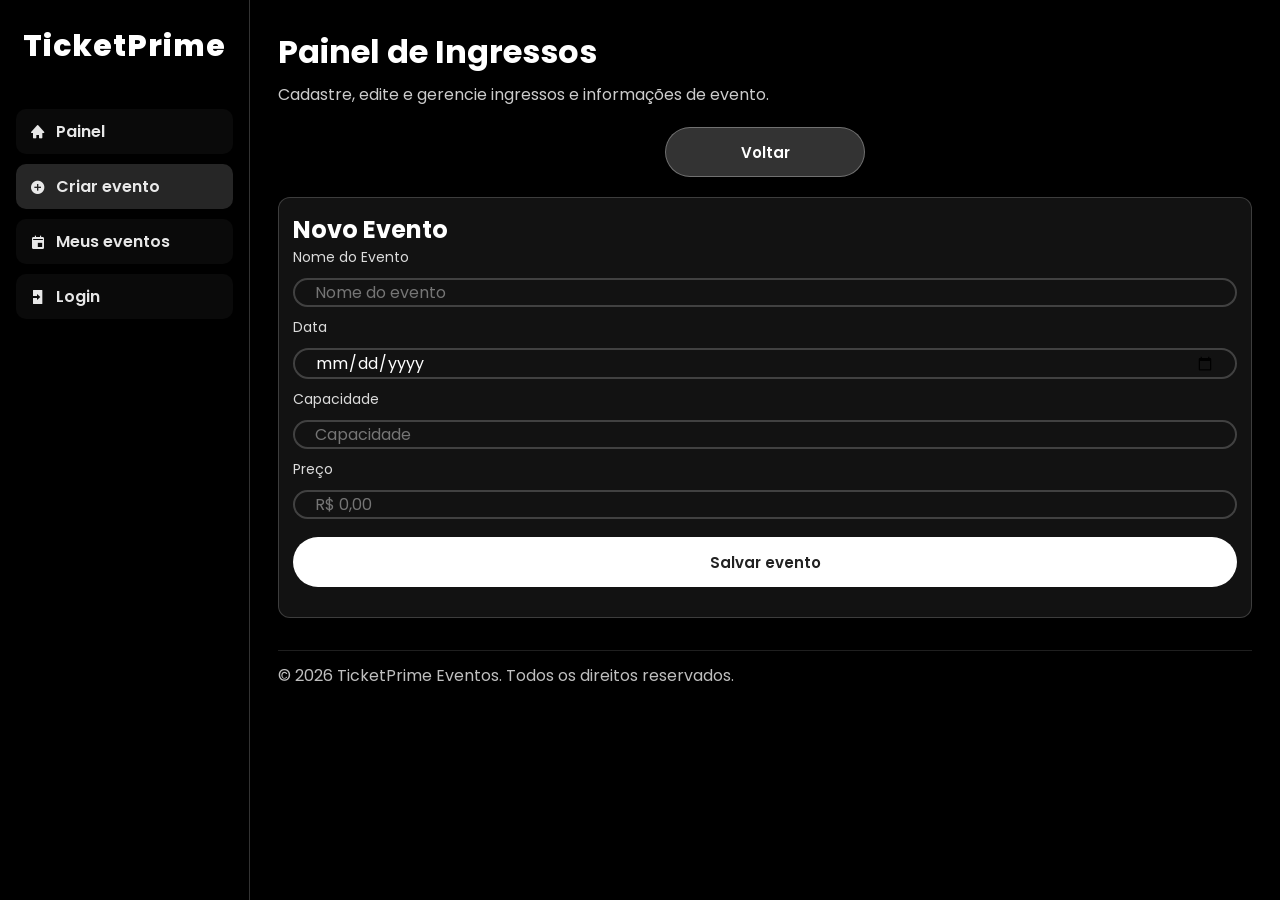
<file: src/frontend/paginas/painel-ingresso.html>
<!DOCTYPE html>
<html lang="pt-br">
	<head>
		<meta charset="UTF-8" />
		<title>Painel de Ingressos - TicketPrime</title>
		<link rel="stylesheet" href="../style.css" />
		<link href="https://unpkg.com/boxicons@2.1.4/css/boxicons.min.css" rel="stylesheet" />
	</head>
	<body class="painel-ingresso">
		<div class="admin-dashboard">
			<aside class="sidebar">
				<div class="logo">TicketPrime</div>
				<nav class="sidebar-nav">
					<a href="home.html" class="sidebar-link"><i class="bx bxs-home"></i> Painel</a>
					<a href="painel-ingressos.html" class="sidebar-link active"><i class="bx bxs-plus-circle"></i> Criar evento</a>
					<a href="painel-ingressos.html" class="sidebar-link"><i class="bx bxs-calendar-event"></i> Meus eventos</a>
					<a href="login.html" class="sidebar-link"><i class="bx bxs-log-in"></i> Login</a>
				</nav>
			</aside>

			<main class="main-content">
				<header>
					<h1>Painel de Ingressos</h1>
					<p>Cadastre, edite e gerencie ingressos e informações de evento.</p>
				</header>

				<section class="panel-actions">
					<a href="home.html" class="btn btn-secondary">Voltar</a>
				</section>

				<section class="event-form">
					<h2>Novo Evento</h2>
					<form>
						<label>Nome do Evento</label>
						<input type="text" placeholder="Nome do evento" />
						<label>Data</label>
						<input type="date" />
						<label>Capacidade</label>
						<input type="number" min="1" placeholder="Capacidade" />
						<label>Preço</label>
						<input type="text" placeholder="R$ 0,00" />
						<button type="submit" class="btn">Salvar evento</button>
					</form>
				</section>

				<footer class="admin-footer">
					<p>© 2026 TicketPrime Eventos. Todos os direitos reservados.</p>
				</footer>
			</main>
		</div>
	</body>
</html>
</file>
<file: src/frontend/style.css>
@import url('https://fonts.googleapis.com/css2?family=Poppins&display=swap');

:root {
    --cor-pagina-primary: #000000;
    --cor-pagina-secondary: #111111;
    --hero-accent: #ff9b43;
    --hero-accent-alt: #ff6f2c;
    --hero-cta-text: #ffffff;
}

* {
    margin: 0;
    padding: 0;
    box-sizing: border-box;
    font-family: 'Poppins', sans-serif;
}

body {
    min-height: 100vh;
    display: flex;
    background: linear-gradient(180deg, var(--cor-pagina-primary, #000000) 0%, var(--cor-pagina-secondary, #111111) 100%);
    justify-content: center;
    align-items: center;
    color: #fff;
    transition: background-color 450ms ease;
}

.back-home-link {
    position: fixed;
    top: 18px;
    left: 18px;
    width: 44px;
    height: 44px;
    border-radius: 999px;
    display: inline-flex;
    align-items: center;
    justify-content: center;
    color: #fff;
    text-decoration: none;
    background: rgba(0, 0, 0, 0.45);
    border: 1px solid rgba(255, 255, 255, 0.28);
    backdrop-filter: blur(10px);
    z-index: 1200;
    transition: background-color 180ms ease, transform 180ms ease;
}

.back-home-link i {
    font-size: 24px;
}

.back-home-link:hover {
    background: rgba(255, 255, 255, 0.2);
    transform: translateX(-2px);
}

/* imagem de fundo adicionar class de body */
/* --fundo-url é definida via JS com a URL correta da API (evita 404 no Live Server porta 3000) */
.login-page {
    background-image:
        linear-gradient(rgba(0, 0, 0, 0.62), rgba(40, 40, 40, 0.62)),
        var(--fundo-url, none);
    background-repeat: no-repeat;
    background-position: center center;
    background-size: cover;
}

.home-page {
    background: linear-gradient(135deg, #000000 0%, #111111 55%, #1a1a1a 100%);
    flex-direction: column;
    justify-content: flex-start;
    align-items: stretch;
}

.site-main {
    flex: 1;
    display: flex;
    flex-direction: column;
    justify-content: flex-start;
    align-items: stretch;
    padding: 0;
    margin-top: 72px;
}

.site-navbar {
    width: 100%;
    padding: 14px 24px;
    position: fixed;
    top: 0;
    left: 0;
    z-index: 1000;
    display: flex;
    justify-content: space-between;
    align-items: center;
    background: linear-gradient(
        135deg,
        color-mix(in srgb, var(--cor-pagina-primary, #000000) 92%, black) 0%,
        color-mix(in srgb, var(--cor-pagina-secondary, #111111) 78%, black) 100%
    );
    border-bottom: 1px solid rgba(255, 255, 255, 0.12);
    backdrop-filter: blur(10px);
}

.navbar-logo {
    display: inline-flex;
    align-items: center;
    gap: 10px;
    font-size: 30px;
    font-weight: 800;
    color: #fff;
}

.navbar-brand-text {
    line-height: 1;
}

.navbar-category-pill {
    display: inline-flex;
    align-items: center;
    justify-content: center;
    padding: 4px 10px;
    border-radius: 999px;
    font-size: 13px;
    font-weight: 700;
    line-height: 1;
    border: 1px solid transparent;
    backdrop-filter: blur(6px);
}

.navbar-category-pill.is-hidden {
    display: none;
}

.navbar-category-pill.pill-home {
    background: rgba(151, 164, 186, 0.35);
    color: #dbe7ff;
    border-color: rgba(194, 207, 235, 0.52);
}

.navbar-category-pill.pill-musicais {
    background: rgba(169, 107, 255, 0.22);
    color: #ecd9ff;
    border-color: rgba(210, 170, 255, 0.55);
}

.navbar-category-pill.pill-cinema {
    background: rgba(255, 98, 98, 0.2);
    color: #ffd7d7;
    border-color: rgba(255, 150, 150, 0.52);
}

.navbar-category-pill.pill-diversos {
    background: rgba(103, 156, 255, 0.22);
    color: #d7e8ff;
    border-color: rgba(150, 184, 255, 0.52);
}

.navbar-category-pill.pill-copa {
    background: rgba(52, 176, 111, 0.22);
    color: #d7f8e8;
    border-color: rgba(113, 211, 156, 0.55);
}

.navbar-category-pill.pill-viagens {
    background: rgba(61, 186, 227, 0.24);
    color: #d5f6ff;
    border-color: rgba(124, 220, 248, 0.55);
}

.logo-img {
    width: 72px;
    height: 72px;
    object-fit: contain;
    flex-shrink: 0;
}

.navbar-links {
    display: flex;
    gap: 12px;
}

.navbar-btn {
    display: inline-flex;
    align-items: center;
    justify-content: center;
    padding: 10px 16px;
    border-radius: 8px;
    border: 1px solid rgba(255, 255, 255, 0.2);
    background: rgba(255, 255, 255, 0.12);
    color: #fff;
    text-decoration: none;
    font-weight: 600;
}

.navbar-btn:hover {
    background: rgba(255, 255, 255, 0.25);
}

.theme-toggle {
    width: 36px;
    height: 36px;
    border: none;
    background: transparent;
    color: #fff;
    display: inline-flex;
    align-items: center;
    justify-content: center;
    padding: 0;
    cursor: pointer;
    transition: color 180ms ease, transform 180ms ease;
}

.theme-toggle:hover {
    transform: translateY(-1px);
}

.theme-toggle-icon {
    font-size: 26px;
    line-height: 1;
}

body.light-mode .theme-toggle {
    color: #111;
}

.menu-toggle {
    width: 46px;
    height: 46px;
    border-radius: 12px;
    border: 1px solid rgba(255, 255, 255, 0.28);
    background: rgba(255, 255, 255, 0.1);
    color: #fff;
    display: inline-flex;
    align-items: center;
    justify-content: center;
    cursor: pointer;
    transition: background-color 180ms ease;
}

.menu-toggle i {
    font-size: 26px;
}

.menu-toggle:hover {
    background: rgba(255, 255, 255, 0.22);
}

.profile-avatar-button {
    width: 52px;
    height: 52px;
    border-radius: 50%;
    object-fit: cover;
    cursor: pointer;
    border: 2px solid rgba(255, 255, 255, 0.8);
    background: transparent;
    position: relative;
    z-index: 20;
    transition: transform 0.2s ease, box-shadow 0.2s ease;
}

.profile-avatar-button:hover {
    transform: scale(1.06);
    box-shadow: 0 0 8px rgba(0, 0, 0, 0.3);
    background: transparent;
}

.sidebar-backdrop {
    position: fixed;
    inset: 0;
    border: none;
    background: rgba(0, 0, 0, 0.56);
    opacity: 0;
    visibility: hidden;
    pointer-events: none;
    transition: opacity 180ms ease;
    z-index: 1005;
}

.user-sidebar {
    position: fixed;
    top: 0;
    right: 0;
    height: 100vh;
    width: min(360px, 90vw);
    padding: 22px 18px;
    background: rgba(8, 8, 8, 0.95);
    border-left: 1px solid rgba(255, 255, 255, 0.2);
    backdrop-filter: blur(10px);
    display: flex;
    flex-direction: column;
    gap: 18px;
    transform: translateX(100%);
    transition: transform 220ms ease;
    z-index: 1010;
}

.user-sidebar-header {
    display: flex;
    align-items: center;
    justify-content: space-between;
}

.user-sidebar-header h2 {
    font-size: 24px;
}

.menu-close {
    width: 36px;
    height: 36px;
    border-radius: 10px;
    border: 1px solid rgba(255, 255, 255, 0.24);
    background: rgba(255, 255, 255, 0.08);
    color: #fff;
    display: inline-flex;
    align-items: center;
    justify-content: center;
    cursor: pointer;
}

.menu-close i {
    font-size: 24px;
}

.user-profile-card {
    padding: 16px;
    border-radius: 16px;
    background: rgba(255, 255, 255, 0.08);
    border: 1px solid rgba(255, 255, 255, 0.18);
    display: grid;
    justify-items: center;
    gap: 8px;
    text-align: center;
}

.profile-avatar {
    width: 88px;
    height: 88px;
    border-radius: 999px;
    border: 2px solid rgba(255, 255, 255, 0.3);
    background: rgba(255, 255, 255, 0.12);
    display: grid;
    place-items: center;
    overflow: hidden;
}

.profile-avatar i {
    font-size: 48px;
    color: rgba(255, 255, 255, 0.8);
}

#profileAvatarImage {
    width: 100%;
    height: 100%;
    object-fit: cover;
}

.user-profile-card h3 {
    font-size: 18px;
}

.user-profile-card p {
    color: rgba(255, 255, 255, 0.82);
    font-size: 14px;
}

.user-sidebar-nav {
    display: flex;
    flex-direction: column;
    gap: 10px;
}

.user-sidebar-link {
    width: 100%;
    border: 1px solid rgba(255, 255, 255, 0.16);
    border-radius: 12px;
    background: rgba(255, 255, 255, 0.06);
    color: #fff;
    padding: 11px 14px;
    display: flex;
    align-items: center;
    gap: 10px;
    font-weight: 600;
    text-decoration: none;
    cursor: pointer;
}

.user-sidebar-link i {
    font-size: 20px;
}

.user-sidebar-link:hover {
    background: rgba(255, 255, 255, 0.16);
}

.sidebar-logout {
    margin-top: auto;
    width: 100%;
    border: 1px solid rgba(255, 94, 94, 0.56);
    border-radius: 12px;
    padding: 12px 14px;
    background: rgba(255, 55, 55, 0.15);
    color: #fff;
    display: flex;
    align-items: center;
    justify-content: center;
    gap: 10px;
    font-weight: 700;
    cursor: pointer;
}

.sidebar-logout i {
    font-size: 20px;
}

.sidebar-logout:hover {
    background: rgba(255, 55, 55, 0.26);
}

.home-page.sidebar-open {
    overflow: hidden;
}

.home-page.sidebar-open .sidebar-backdrop {
    opacity: 1;
    visibility: visible;
    pointer-events: auto;
}

.home-page.sidebar-open .user-sidebar {
    transform: translateX(0);
}

.profile-settings-modal {
    position: fixed;
    inset: 0;
    z-index: 1020;
    background: rgba(0, 0, 0, 0.72);
    display: none;
    place-items: center;
    padding: 20px;
}

.profile-settings-modal:not([hidden]) {
    display: grid;
}

.profile-settings-dialog {
    width: min(460px, 100%);
    border-radius: 16px;
    border: 1px solid rgba(255, 255, 255, 0.26);
    background: rgba(12, 12, 12, 0.96);
    padding: 18px;
}

.profile-settings-head {
    display: flex;
    align-items: center;
    justify-content: space-between;
    margin-bottom: 12px;
}

.profile-settings-head h2 {
    font-size: 22px;
}

.settings-close {
    width: 34px;
    height: 34px;
    border-radius: 8px;
    border: 1px solid rgba(255, 255, 255, 0.24);
    background: rgba(255, 255, 255, 0.08);
    color: #fff;
    display: inline-flex;
    align-items: center;
    justify-content: center;
    cursor: pointer;
}

.settings-close i {
    font-size: 22px;
}

.profile-settings-form {
    display: grid;
    gap: 10px;
}

.settings-photo-row {
    display: flex;
    align-items: center;
    gap: 14px;
    margin-bottom: 4px;
    padding: 12px;
    border-radius: 12px;
    border: 1px solid rgba(255, 255, 255, 0.16);
    background: rgba(255, 255, 255, 0.04);
}

.settings-photo-current {
    width: 76px;
    height: 76px;
    border-radius: 999px;
    border: 2px solid rgba(255, 255, 255, 0.3);
    background: rgba(255, 255, 255, 0.12);
    display: grid;
    place-items: center;
    overflow: hidden;
    flex-shrink: 0;
}

.settings-photo-current i {
    font-size: 42px;
    color: rgba(255, 255, 255, 0.82);
}

#settingsPhotoPreviewImage {
    width: 100%;
    height: 100%;
    object-fit: cover;
}

.settings-photo-actions {
    display: grid;
    gap: 6px;
}

.settings-photo-actions p {
    font-size: 14px;
    font-weight: 600;
    color: rgba(255, 255, 255, 0.92);
}

.settings-photo-button {
    display: inline-flex;
    align-items: center;
    justify-content: center;
    width: fit-content;
    padding: 8px 12px;
    border-radius: 10px;
    border: 1px solid rgba(255, 255, 255, 0.28);
    background: rgba(255, 255, 255, 0.1);
    color: #fff;
    font-size: 14px;
    font-weight: 600;
    cursor: pointer;
}

.settings-photo-button:hover {
    background: rgba(255, 255, 255, 0.2);
}

.settings-photo-input {
    position: absolute;
    width: 0;
    height: 0;
    opacity: 0;
    pointer-events: none;
}

.profile-settings-form label {
    font-size: 14px;
    color: rgba(255, 255, 255, 0.86);
}

.profile-settings-form input {
    width: 100%;
    height: 44px;
    border-radius: 12px;
    border: 1px solid rgba(255, 255, 255, 0.25);
    background: rgba(255, 255, 255, 0.06);
    color: #fff;
    padding: 0 12px;
}

.profile-photo-help {
    font-size: 12px;
    color: rgba(255, 255, 255, 0.72);
}

.profile-settings-form .btn {
    width: 100%;
    margin: 8px 0 0;
}

.profile-settings-form .btn:disabled {
    background: rgba(255, 255, 255, 0.35);
    color: rgba(0, 0, 0, 0.55);
    cursor: not-allowed;
}

.btn.btn-danger {
    background: rgba(255, 55, 55, 0.86);
    color: #fff;
}

/* ═══════════════ Hero Section Fullscreen ═══════════════ */
.hero-section {
    position: relative;
    width: 100%;
    /* fit exactly the viewport height */
    height: 100vh;
    overflow: hidden;
    background: linear-gradient(135deg, color-mix(in srgb, var(--cor-pagina-primary, #000000) 86%, black) 0%, color-mix(in srgb, var(--cor-pagina-secondary, #111111) 68%, black) 100%);
    transition: background 450ms ease;
}

.hero-container {
    position: relative;
    width: 100%;
    height: 100%;
    display: flex;
    align-items: center;
    justify-content: center;
}

.hero-item {
    position: absolute;
    inset: 0;
    width: 100%;
    height: 100%;
    display: flex;
    flex-direction: column;
    align-items: flex-start;
    justify-content: flex-end;
    padding: 72px 60px 60px 60px;
    background-size: cover;
    background-position: center top;
    background-repeat: no-repeat;
    background-color: var(--cor-pagina, #000000);
    opacity: 0;
    transition: opacity 800ms ease;
    z-index: 1;
}

.hero-item.active {
    opacity: 1;
    z-index: 10;
}

.hero-item-full {
    background-size: contain !important;
    background-repeat: no-repeat;
}

.hero-content {
    position: relative;
    z-index: 2;
    max-width: 520px;
    animation: slideInUp 600ms ease 200ms both;
    padding: 28px 32px;
    border-radius: 24px;
    background: linear-gradient(
        135deg,
        rgba(0, 0, 0, 0.22) 0%,
        rgba(0, 0, 0, 0.12) 100%
    );
    border: 1px solid rgba(255, 255, 255, 0.16);
    backdrop-filter: blur(10px);
}

@keyframes slideInUp {
    from {
        opacity: 0;
        transform: translateY(40px);
    }
    to {
        opacity: 1;
        transform: translateY(0);
    }
}

.hero-content h1 {
    font-size: 56px;
    font-weight: 800;
    margin-bottom: 12px;
    line-height: 1.2;
}

.hero-content .hero-artist {
    font-size: 24px;
    color: rgba(255, 255, 255, 0.8);
    margin-bottom: 16px;
    font-weight: 600;
}

.hero-content .hero-date {
    font-size: 18px;
    color: rgba(255, 255, 255, 0.9);
    margin-bottom: 8px;
}

.hero-content .hero-location {
    font-size: 16px;
    color: rgba(255, 255, 255, 0.75);
    margin-bottom: 24px;
    display: flex;
    align-items: center;
    gap: 8px;
}

.hero-content .hero-description {
    font-size: 15px;
    line-height: 1.6;
    color: rgba(255, 255, 255, 0.85);
    margin-bottom: 32px;
}

.hero-actions {
    display: flex;
    gap: 16px;
    align-items: center;
}

.hero-btn {
    display: inline-flex;
    align-items: center;
    justify-content: center;
    padding: 16px 40px;
    border-radius: 12px;
    font-size: 16px;
    font-weight: 700;
    border: none;
    cursor: pointer;
    transition: all 300ms ease;
    text-decoration: none;
}

.hero-btn.primary {
    background: linear-gradient(135deg, var(--hero-accent), var(--hero-accent-alt));
    color: var(--hero-cta-text);
}

.hero-btn.primary:hover {
    transform: translateY(-2px);
    box-shadow: 0 8px 24px rgba(255, 107, 53, 0.4);
}

.hero-btn.secondary {
    background: rgba(255, 255, 255, 0.2);
    color: #fff;
    border: 2px solid rgba(255, 255, 255, 0.4);
}

.hero-btn.secondary:hover {
    background: rgba(255, 255, 255, 0.3);
    border-color: rgba(255, 255, 255, 0.6);
}

/* ── Home premium initial hero ─────────────────────────── */
.hero-content--home-premium {
    max-width: 650px;
    padding: 34px 38px;
    border-radius: 26px;
    margin-bottom: 80px;
    background: linear-gradient(140deg, rgba(5, 8, 16, 0.78) 0%, rgba(6, 10, 18, 0.54) 100%);
    border: 1px solid rgba(255, 255, 255, 0.2);
    backdrop-filter: blur(12px);
    box-shadow: 0 14px 40px rgba(0, 0, 0, 0.35);
}

.hero-badge-premium {
    display: inline-flex;
    align-items: center;
    gap: 10px;
    padding: 10px 18px;
    border-radius: 999px;
    border: 1px solid color-mix(in srgb, var(--hero-accent) 62%, transparent);
    color: var(--hero-accent);
    background: rgba(0, 0, 0, 0.35);
    font-size: 15px;
    font-weight: 700;
    margin-bottom: 20px;
}

.hero-title-premium {
    font-size: clamp(42px, 6vw, 74px);
    font-weight: 800;
    line-height: 1.06;
    margin: 0 0 20px;
    color: #f4f4f4;
    letter-spacing: -0.01em;
}

.hero-accent {
    color: var(--hero-accent);
}

.hero-btn--home-premium {
    background: linear-gradient(135deg, var(--hero-accent) 0%, var(--hero-accent-alt) 100%);
    color: var(--hero-cta-text);
    border: 1px solid color-mix(in srgb, var(--hero-accent) 65%, transparent);
    border-radius: 14px;
    padding: 18px 40px;
    font-size: 18px;
    font-weight: 700;
    box-shadow: 0 10px 26px rgba(255, 120, 44, 0.35);
}

.hero-btn--home-premium:hover {
    transform: translateY(-2px);
    box-shadow: 0 14px 30px rgba(255, 120, 44, 0.45);
}

/* ── Musica hero variant ──────────────────────────────── */
.hero-content--musica-spotlight {
    max-width: 760px;
    padding: 0;
    border: none;
    background: transparent;
    backdrop-filter: none;
    box-shadow: none;
    margin-bottom: 96px;
}

.hero-title-musica {
    font-size: clamp(48px, 7vw, 82px);
    font-weight: 800;
    line-height: 1.06;
    margin: 0 0 18px;
    letter-spacing: -0.012em;
    color: #f7f7f7;
    text-shadow: 0 4px 24px rgba(0, 0, 0, 0.42);
}

.hero-highlight-musica {
    color: var(--hero-accent);
}

.hero-content--musica-spotlight .hero-description {
    font-size: clamp(22px, 2.4vw, 40px);
    line-height: 1.24;
    margin-bottom: 26px;
    max-width: 660px;
    color: rgba(243, 244, 246, 0.95);
    text-shadow: 0 4px 18px rgba(0, 0, 0, 0.35);
}

.hero-btn--musica {
    display: inline-flex;
    align-items: center;
    gap: 14px;
    padding: 20px 36px;
    border-radius: 18px;
    font-size: 30px;
    font-weight: 800;
    background: linear-gradient(135deg, var(--hero-accent) 0%, var(--hero-accent-alt) 100%);
    color: var(--hero-cta-text);
    box-shadow: 0 18px 34px rgba(0, 0, 0, 0.35);
}

.hero-btn--musica:hover {
    transform: translateY(-2px);
    box-shadow: 0 24px 40px rgba(0, 0, 0, 0.4);
}

.hero-btn--musica i {
    font-size: 34px;
    line-height: 1;
}

.hero-benefits-musica {
    margin-top: 90px;
    display: flex;
    align-items: center;
    gap: 46px;
    flex-wrap: wrap;
}

.hero-benefits-musica span {
    display: inline-flex;
    align-items: center;
    gap: 12px;
    color: rgba(243, 244, 246, 0.95);
    font-size: 28px;
    font-weight: 500;
    text-shadow: 0 3px 14px rgba(0, 0, 0, 0.45);
}

.hero-benefits-musica i {
    font-size: 34px;
    color: #ffd028;
}

/* ── Viagens hero variant ──────────────────────────────── */
.hero-content--viagens {
    background: transparent;
    border: none;
    backdrop-filter: none;
    max-width: 520px;
    text-align: right;
    margin-left: auto;
    margin-right: 80px;
    margin-bottom: 160px;
    padding: 0;
}

.hero-title-viagens {
    font-size: clamp(36px, 5vw, 64px);
    font-weight: 800;
    line-height: 1.15;
    margin-bottom: 16px;
    color: #1a2744;
    text-shadow: none;
}

.hero-content--viagens .hero-description {
    font-size: 17px;
    color: rgba(20, 30, 60, 0.85);
    margin-bottom: 36px;
    text-shadow: none;
}

.hero-btn--viagens {
    display: inline-flex;
    align-items: center;
    justify-content: center;
    gap: 10px;
    padding: 20px 48px;
    border-radius: 14px;
    font-size: 18px;
    font-weight: 700;
    background: linear-gradient(135deg, var(--hero-accent) 0%, var(--hero-accent-alt) 100%);
    color: var(--hero-cta-text);
    text-decoration: none;
    border: none;
    cursor: pointer;
    transition: background 250ms ease, transform 200ms ease, box-shadow 200ms ease;
    box-shadow: 0 6px 24px rgba(29, 111, 235, 0.35);
}

.hero-btn--viagens:hover {
    background: linear-gradient(135deg, var(--hero-accent-alt) 0%, var(--hero-accent) 100%);
    transform: translateY(-2px);
    box-shadow: 0 10px 32px rgba(29, 111, 235, 0.5);
}

.hero-price {
    font-size: 20px;
    font-weight: 800;
    color: #ff6b35;
}

/* Hero Controls */
.hero-control {
    position: absolute;
    top: 50%;
    transform: translateY(-50%);
    width: 56px;
    height: 56px;
    border-radius: 50%;
    border: 2px solid rgba(255, 255, 255, 0.4);
    background: rgba(0, 0, 0, 0.4);
    color: #fff;
    cursor: pointer;
    display: flex;
    align-items: center;
    justify-content: center;
    z-index: 20;
    transition: all 300ms ease;
    font-size: 28px;
}

.hero-control:hover {
    background: rgba(0, 0, 0, 0.7);
    border-color: rgba(255, 255, 255, 0.8);
    transform: translateY(-50%) scale(1.1);
}

.hero-prev {
    left: 40px;
}

.hero-next {
    right: 40px;
}

/* Hero Dots */
.hero-dots {
    position: absolute;
    bottom: 40px;
    left: 50%;
    transform: translateX(-50%);
    display: flex;
    gap: 12px;
    z-index: 20;
}

.hero-dot {
    width: 12px;
    height: 12px;
    border-radius: 50%;
    border: 2px solid rgba(255, 255, 255, 0.5);
    background: transparent;
    cursor: pointer;
    transition: all 300ms ease;
}

.hero-dot.active {
    width: 32px;
    border-radius: 6px;
    background: #ff6b35;
    border-color: #ff6b35;
}

.hero-dot:hover {
    border-color: rgba(255, 255, 255, 0.8);
}

/* ═══════════════ Events Grid Section ═══════════════ */
.events-grid-section {
    padding: 80px 60px;
    /* darker neutral background to complement hero images */
    background: linear-gradient(180deg, rgba(12,14,18,1) 0%, rgba(20,24,32,1) 100%);
    min-height: 100vh;
}

.section-title {
    font-size: 48px;
    font-weight: 800;
    margin-bottom: 60px;
    text-align: center;
    background: linear-gradient(135deg, #ff6b35, #f7931e);
    -webkit-background-clip: text;
    -webkit-text-fill-color: transparent;
    background-clip: text;
}

.events-grid {
    display: grid;
    grid-template-columns: repeat(auto-fit, minmax(300px, 1fr));
    gap: 32px;
    max-width: 1400px;
    margin: 0 auto;
}

.event-card {
    border-radius: 16px;
    border: 1px solid rgba(255, 255, 255, 0.1);
    background: linear-gradient(135deg, rgba(255, 107, 53, 0.1), rgba(247, 147, 30, 0.05));
    overflow: hidden;
    transition: all 300ms ease;
    cursor: pointer;
    text-decoration: none;
    color: inherit;
    display: flex;
    flex-direction: column;
}

.event-card:hover {
    border-color: rgba(255, 107, 53, 0.4);
    background: linear-gradient(135deg, rgba(255, 107, 53, 0.15), rgba(247, 147, 30, 0.1));
    transform: translateY(-8px);
    box-shadow: 0 20px 40px rgba(255, 107, 53, 0.2);
}

.event-card-image {
    width: 100%;
    height: 220px;
    object-fit: cover;
    background: rgba(255, 255, 255, 0.05);
    display: block;
}

.event-card-content {
    padding: 24px;
    flex: 1;
    display: flex;
    flex-direction: column;
}

.event-card-artist {
    font-size: 14px;
    color: #ff6b35;
    font-weight: 700;
    text-transform: uppercase;
    letter-spacing: 1px;
    margin-bottom: 8px;
}

.event-card-title {
    font-size: 22px;
    font-weight: 800;
    margin-bottom: 12px;
    color: #fff;
}

.event-card-meta {
    display: flex;
    flex-direction: column;
    gap: 10px;
    font-size: 14px;
    color: rgba(255, 255, 255, 0.7);
    margin-bottom: 16px;
    flex: 1;
}

.event-card-meta-item {
    display: flex;
    align-items: center;
    gap: 8px;
}

.event-card-meta-item i {
    color: #ff6b35;
    font-size: 16px;
}

.event-card-footer {
    display: flex;
    justify-content: space-between;
    align-items: center;
    padding-top: 16px;
    border-top: 1px solid rgba(255, 255, 255, 0.1);
}

.event-card-price {
    font-size: 20px;
    font-weight: 800;
    color: #ff6b35;
}

.event-card-btn {
    padding: 8px 16px;
    border-radius: 8px;
    border: none;
    background: rgba(255, 107, 53, 0.8);
    color: #fff;
    font-weight: 700;
    cursor: pointer;
    transition: all 300ms ease;
    font-size: 14px;
}

.event-card-btn:hover {
    background: #ff6b35;
    transform: scale(1.05);
}

/* ═══════════════ Responsive ═══════════════ */
@media (max-width: 1024px) {
    .hero-item {
        padding: 40px 60px;
    }

    .hero-content--musica-spotlight {
        max-width: 680px;
        margin-bottom: 68px;
    }

    .hero-title-musica {
        font-size: clamp(42px, 6vw, 64px);
    }

    .hero-content--musica-spotlight .hero-description {
        font-size: clamp(19px, 2.2vw, 30px);
        max-width: 610px;
    }

    .hero-btn--musica {
        font-size: 24px;
        padding: 17px 30px;
    }

    .hero-btn--musica i {
        font-size: 28px;
    }

    .hero-benefits-musica {
        margin-top: 62px;
        gap: 26px;
    }

    .hero-benefits-musica span {
        font-size: 22px;
    }

    .hero-benefits-musica i {
        font-size: 28px;
    }

    .hero-content h1 {
        font-size: 44px;
    }

    .hero-prev {
        left: 20px;
    }

    .hero-next {
        right: 20px;
    }

    .events-grid-section {
        padding: 60px 40px;
    }

    .section-title {
        font-size: 36px;
    }
}

@media (max-width: 768px) {
    .hero-item {
        padding: 30px 20px 40px;
        align-items: center;
        text-align: center;
    }

    .hero-content {
        max-width: 100%;
    }

    .hero-content h1 {
        font-size: 32px;
    }

    .hero-content .hero-artist {
        font-size: 18px;
    }

    .hero-actions {
        flex-direction: column;
        width: 100%;
    }

    .hero-btn {
        width: 100%;
    }

    .hero-content--musica-spotlight {
        margin-bottom: 34px;
    }

    .hero-title-musica {
        font-size: clamp(34px, 11vw, 48px);
    }

    .hero-content--musica-spotlight .hero-description {
        font-size: 18px;
        margin-bottom: 18px;
    }

    .hero-btn--musica {
        width: 100%;
        justify-content: center;
        font-size: 20px;
        padding: 16px 18px;
    }

    .hero-btn--musica i {
        font-size: 24px;
    }

    .hero-benefits-musica {
        margin-top: 30px;
        justify-content: center;
        gap: 14px;
    }

    .hero-benefits-musica span {
        font-size: 16px;
    }

    .hero-benefits-musica i {
        font-size: 20px;
    }

    .hero-control {
        width: 48px;
        height: 48px;
        font-size: 24px;
    }

    .hero-prev {
        left: 12px;
    }

    .hero-next {
        right: 12px;
    }

    .events-grid-section {
        padding: 40px 20px;
    }

    .events-grid {
        grid-template-columns: 1fr;
        gap: 20px;
    }

    .section-title {
        font-size: 28px;
        margin-bottom: 40px;
    }
}

.btn.btn-danger:hover {
    background: rgba(255, 55, 55, 1);
}

.home-page.settings-open {
    overflow: hidden;
}

.content-center {
    width: 100%;
    min-height: 100vh;
    display: flex;
    justify-content: center;
    align-items: center;
    padding: 110px 20px 80px;
}

.site-footer {
    width: 100%;
    background: linear-gradient(180deg, var(--cor-pagina-secondary, #111111) 0%, rgba(0,0,0,0.6) 100%);
    color: #fff;
    padding: 16px 20px;
    text-align: center;
    display: flex;
    flex-wrap: wrap;
    gap: 30px;
    justify-content: center;
    align-items: flex-start;
}

.content-center {
    padding-bottom: 150px; /* espaço para o footer fixo */
}

.footer-column {
    max-width: 250px;
    text-align: left;
}

.footer-column h3 {
    margin-bottom: 10px;
    font-size: 16px;
}

.footer-column p {
    margin-bottom: 6px;
    color: rgba(255, 255, 255, 0.85);
}

.footer-copy {
    width: 100%;
    margin-top: 18px;
    opacity: 0.8;
}

.wrapper {
    width: 420px;
    background: rgba(0, 0, 0, 0.45);
    border: 2px solid rgba(255, 255, 255, 0.2);
    border-radius: 12px;
    backdrop-filter: blur(20px);
    box-shadow: 0 0 10px rgba(0, 0, 0, 0.3);
    padding: 32px;
    overflow: hidden;
}

.wrapper h1 {
    text-align: center;
    font-size: 32px;
    margin-bottom: 12px;
}

.wrapper p {
    text-align: center;
    color: rgba(255, 255, 255, 0.85);
}

.auth-switch {
    margin: 12px 0 8px;
    padding: 4px;
    display: grid;
    grid-template-columns: 1fr 1fr;
    gap: 6px;
    background: rgba(255, 255, 255, 0.08);
    border-radius: 999px;
}

.auth-toggle-btn {
    border: none;
    border-radius: 999px;
    padding: 10px 14px;
    background: transparent;
    color: #fff;
    font-size: 14px;
    font-weight: 600;
    cursor: pointer;
}

.auth-toggle-btn.active {
    background: #fff;
    color: #111;
}

.action-buttons {
    margin-top: 20px;
    display: grid;
    gap: 12px;
}

.btn {
    display: flex;
    justify-content: center;
    align-items: center;
    height: 50px;
    width: 200px;
    border-radius: 40px;
    border: none;
    background: #fff;
    color: #222;
    font-size: 15px;
    font-weight: 600;
    text-decoration: none;
    cursor: pointer;
    margin: 16px auto;
}

.btn-home-painel {
    height: 50px;
    width: 390px;
    display: flex;
    background: #ffffff;
    color: #110d0d;
    border-radius: 20px;
    justify-content: center;
    align-items: center;
    text-decoration: none;
    margin: 8px auto;
}

.btn:hover {
    background: #f0f0f0;
}
.btn-secondary {
    background: rgba(255, 255, 255, 0.2);
    color: #fff;
    border: 1px solid rgba(255, 255, 255, 0.3);
}

.input-box {
    position: relative;
    width: 100%;
    height: 50px;
    margin: 20px 0;
}

.input-box input {
    width: 100%;
    height: 100%;
    background: transparent;
    border: 2px solid rgba(255, 255, 255, 0.2);
    border-radius: 40px;
    padding: 0 20px;
    color: #fff;
    font-size: 16px;
}

.input-box input::placeholder {
    color: rgba(255, 255, 255, 0.8);
}

.input-box i {
    position: absolute;
    right: 18px;
    top: 50%;
    transform: translateY(-50%);
    color: #fff;
    font-size: 18px;
}

.input-box i:hover {
    color: #ff6b6b;
    cursor: pointer;
}

input[type="checkbox" i] {
    accent-color: #fff;
}

label {
    cursor: pointer;
}

.remember-forgot {
    display: flex;
    justify-content: space-between;
    align-items: center;
    font-size: 14px;
    margin-left: 20px;
    margin-right: 20px;
}

.remember-forgot a,
.register-link a {
    color: #fff;
    text-decoration: none;
}

.remember-forgot a:hover,
.register-link a:hover {
    text-decoration: underline;
}

.register-link {
    text-align: center;
    margin-top: 10px;
}

.register-only[hidden] {
    display: none;
}

.login-message {
    min-height: 20px;
    margin-bottom: 8px;
    font-size: 14px;
    text-align: center;
}

.login-message.error {
    color: #ff6b6b;
}

.login-message.success {
    color: #7cff8a;
}

.modal {
    display: none;
    position: fixed;
    inset: 0;
    background: rgba(0, 0, 0, 0.7);
    justify-content: center;
    align-items: center;
    z-index: 999;
}

.modal-content {
    width: min(420px, 90%);
    background: rgba(0, 0, 0, 0.6);
    border: 1px solid rgba(255, 255, 255, 0.3);
    backdrop-filter: blur(18px);
    border-radius: 16px;
    padding: 24px;
    color: #fff;
    box-shadow: 0 18px 40px rgba(0, 0, 0, 0.35);
    position: relative;
}

.modal-close {
    position: absolute;
    right: 12px;
    top: 8px;
    background: transparent;
    border: none;
    color: #fff;
    font-size: 26px;
    cursor: pointer;
}

.modal-content h2 {
    margin-bottom: 10px;
}

.modal-content p {
    margin-bottom: 12px;
    color: rgba(255, 255, 255, 0.9);
}

.modal-content input {
    width: 100%;
    margin-bottom: 12px;
    height: 44px;
    padding: 0 14px;
    border-radius: 40px;
    border: 2px solid rgba(255, 255, 255, 0.25);
    background: rgba(255, 255, 255, 0.08);
    color: #fff;
}

.painel-ingresso {
    background: var(--cor-pagina, #000000) !important;
}

.admin-dashboard {
    min-height: 100vh;
    width: 100%;
    display: flex;
    background: rgba(0, 0, 0, 0.5);
}

.sidebar {
    width: 250px;
    background: rgba(0, 0, 0, 0.85);
    padding: 24px 16px;
    border-right: 1px solid rgba(255, 255, 255, 0.2);
    display: flex;
    flex-direction: column;
    gap: 20px;
}

.logo {
    font-size: 30px;
    font-weight: 800;
    letter-spacing: 1px;
    color: #fff;
    margin-bottom: 20px;
    text-align: center;
}

.sidebar-nav {
    display: flex;
    flex-direction: column;
    gap: 10px;
}

.sidebar-link {
    display: flex;
    align-items: center;
    gap: 10px;
    padding: 10px 14px;
    border-radius: 10px;
    color: rgba(255, 255, 255, 0.9);
    text-decoration: none;
    font-weight: 600;
    background: rgba(255, 255, 255, 0.04);
}

.sidebar-link.active,
.sidebar-link:hover {
    background: rgba(255, 255, 255, 0.15);
}

.main-content {
    flex: 1;
    padding: 28px;
    color: #fff;
}

.main-content header h1 {
    margin-bottom: 6px;
}

.main-content header p {
    color: rgba(255, 255, 255, 0.8);
    margin-bottom: 20px;
}

.cards {
    display: grid;
    grid-template-columns: repeat(auto-fit, minmax(200px, 1fr));
    gap: 16px;
    margin-bottom: 24px;
}

.card {
    background: rgba(255, 255, 255, 0.08);
    border: 1px solid rgba(255, 255, 255, 0.15);
    border-radius: 12px;
    padding: 16px;
}

.card h2 {
    margin-bottom: 8px;
}

.card p {
    margin-bottom: 50px;
    color: rgba(255, 255, 255, 0.8);
}

.admin-footer {
    margin-top: 32px;
    padding-top: 12px;
    border-top: 1px solid rgba(255, 255, 255, 0.12);
    color: rgba(255, 255, 255, 0.75);
}

.panel-actions {
    margin-bottom: 20px;
}

.event-form {
    background: rgba(255, 255, 255, 0.07);
    padding: 14px;
    border: 1px solid rgba(255, 255, 255, 0.18);
    border-radius: 12px;
}

.event-form form {
    display: flex;
    flex-direction: column;
    gap: 10px;
}

.event-form label {
    font-size: 14px;
    color: rgba(255, 255, 255, 0.85);
}

.event-form input,
.event-form button.btn {
    width: 100%;
}

.event-form button.btn {
    margin-top: 8px;
}

section.event-form input {
    width: 100%;
    height: 100%;
    background: transparent;
    border: 2px solid rgba(255, 255, 255, 0.2);
    border-radius: 40px;
    padding: 0 20px;
    color: #fff;
    font-size: 16px;
}

@media (max-width: 900px) {
    .admin-dashboard {
        flex-direction: column;
    }

    .sidebar {
        width: 100%;
        flex-direction: row;
        align-items: center;
        justify-content: space-around;
    }

    .sidebar-nav {
        flex-direction: row;
        gap: 8px;
    }

    .main-content {
        padding: 16px;
    }
}
/* ── seção de eventos / carrossel ────────────────────────── */
.events-section {
    width: 100%;
    height: calc(100vh - 72px);
    padding: 0;
    position: relative;
}

.section-title {
    margin-bottom: 16px;
    font-size: clamp(22px, 2.2vw, 30px);
}

.events-carousel {
    position: absolute;
    inset: 0;
    width: 100%;
    height: 100%;
    border-radius: 0;
    padding: 0;
    background: transparent;
    border: none;
    backdrop-filter: none;
    display: flex;
    flex-direction: column;
    justify-content: flex-end;
    align-items: center;
}

.carousel-viewport {
    position: absolute;
    inset: 0;
    width: 100%;
    height: 100%;
    overflow: hidden;
    z-index: 0;
}

.carousel-track {
    position: relative;
    width: 100%;
    height: 100%;
}

.carousel-item {
    position: absolute;
    inset: 0;
    width: 100%;
    height: 100%;
    border-radius: 0;
    overflow: hidden;
    text-decoration: none;
    color: #fff;
    background-size: cover;
    background-position: center;
    background-repeat: no-repeat;
    border: none;
    box-shadow: inset 0 0 0 1px rgba(0, 0, 0, 0);
    transform-origin: center;
    transition: opacity 400ms ease;
}

.carousel-item::after {
    content: '';
    position: absolute;
    inset: 0;
    background: linear-gradient(180deg, rgba(0, 0, 0, 0) 0%, rgba(0, 0, 0, 0.3) 50%, rgba(0, 0, 0, 0.8) 100%);
    pointer-events: none;
    z-index: 1;
}

.carousel-item .card-image {
    display: none;
}

.carousel-meta {
    position: absolute;
    bottom: 40px;
    right: 40px;
    padding: 20px 24px;
    background: rgba(0, 0, 0, 0.7);
    backdrop-filter: blur(10px);
    border-radius: 14px;
    border: 1px solid rgba(255, 255, 255, 0.2);
    max-width: 280px;
    z-index: 20;
}

.carousel-meta h3 {
    font-size: 22px;
    font-weight: 700;
    margin-bottom: 8px;
    line-height: 1.2;
}

.carousel-meta p {
    color: rgba(255, 255, 255, 0.88);
    font-size: 15px;
    font-weight: 500;
}

.carousel-control {
    position: absolute;
    top: 50%;
    transform: translateY(-50%);
    width: 60px;
    height: 60px;
    border-radius: 50%;
    border: 1px solid rgba(255, 255, 255, 0.3);
    background: rgba(0, 0, 0, 0.6);
    color: #fff;
    cursor: pointer;
    display: grid;
    place-items: center;
    z-index: 100;
    transition: background 200ms ease, border-color 200ms ease;
}

.carousel-control i {
    font-size: 28px;
}

.carousel-control:hover {
    background: rgba(255, 255, 255, 0.25);
    border-color: rgba(255, 255, 255, 0.5);
}

.carousel-control.prev {
    left: 30px;
}

.carousel-control.next {
    right: 30px;
}

.carousel-dots {
    position: absolute;
    bottom: 30px;
    left: 50%;
    transform: translateX(-50%);
    display: flex;
    justify-content: center;
    align-items: center;
    gap: 12px;
    z-index: 30;
    background: rgba(0, 0, 0, 0.4);
    backdrop-filter: blur(8px);
    padding: 12px 16px;
    border-radius: 999px;
    border: 1px solid rgba(255, 255, 255, 0.15);
}

.carousel-dot {
    width: 10px;
    height: 10px;
    border-radius: 999px;
    border: none;
    background: rgba(255, 255, 255, 0.5);
    cursor: pointer;
    transition: transform 200ms ease, background-color 200ms ease, width 200ms ease;
}

.carousel-dot:hover {
    background: rgba(255, 255, 255, 0.7);
}

.carousel-dot.active {
    width: 28px;
    background: #fff;
}

.carousel-item.is-hidden {
    pointer-events: none;
}

.carousel-item.is-active {
    border-color: rgba(255, 255, 255, 0.42);
}

.my-tickets-section {
    width: min(1120px, 100%);
    margin-top: 20px;
    padding: 8px 20px 24px;
}

.my-tickets-header {
    display: flex;
    align-items: center;
    justify-content: space-between;
    gap: 12px;
    margin-bottom: 14px;
}

.my-tickets-header .section-title {
    margin-bottom: 0;
}

.my-tickets-link {
    color: rgba(255, 255, 255, 0.88);
    text-decoration: none;
    font-size: 14px;
    border: 1px solid rgba(255, 255, 255, 0.24);
    border-radius: 999px;
    padding: 8px 14px;
    background: rgba(255, 255, 255, 0.08);
}

.my-tickets-link:hover {
    background: rgba(255, 255, 255, 0.18);
}

.my-tickets-grid {
    display: grid;
    grid-template-columns: repeat(4, minmax(0, 1fr));
    gap: 14px;
}

.my-ticket-card {
    border-radius: 14px;
    overflow: hidden;
    text-decoration: none;
    color: #fff;
    background: rgba(8, 8, 8, 0.56);
    border: 1px solid rgba(255, 255, 255, 0.18);
    transition: transform 180ms ease, border-color 180ms ease, background-color 180ms ease;
}

.my-ticket-card:hover {
    transform: translateY(-3px);
    border-color: rgba(255, 255, 255, 0.34);
    background: rgba(12, 12, 12, 0.82);
}

.my-ticket-image {
    width: 100%;
    height: 140px;
    object-fit: cover;
    display: block;
}

.my-ticket-meta {
    padding: 10px 12px 12px;
}

.my-ticket-meta h3 {
    font-size: 15px;
    margin-bottom: 4px;
}

.my-ticket-meta p {
    font-size: 13px;
    color: rgba(255, 255, 255, 0.78);
}

.my-tickets-empty {
    margin-top: 10px;
    color: rgba(255, 255, 255, 0.82);
    font-size: 14px;
}

body.light-mode {
    color: #1f2c3a;
    background-color: #f3f6fb;
}

.light-mode.login-page,
.light-mode.home-page {
    background-image:
        linear-gradient(rgba(255, 255, 255, 0.84), rgba(231, 240, 251, 0.86)),
        var(--fundo-url, none);
    background-repeat: no-repeat;
    background-position: center center;
    background-size: cover;
}

.light-mode .site-navbar,
.light-mode .site-footer {
    background: #76cec8;
    color: #1f2c3a;
    border-color: rgba(27, 51, 79, 0.18);
}

.light-mode .navbar-logo,
.light-mode .section-title,
.light-mode .welcome-content h1,
.light-mode .welcome-content p,
.light-mode .footer-column h3,
.light-mode .footer-column p,
.light-mode .footer-copy {
    color: #1f2c3a;
}

.light-mode .navbar-btn,
.light-mode .my-tickets-link,
.light-mode .input-box input {
    color: #1f2c3a;
    border-color: rgba(31, 44, 58, 0.25);
    background: rgba(255, 255, 255, 0.85);
}

.light-mode .navbar-btn:hover,
.light-mode .my-tickets-link:hover {
    background: rgba(255, 255, 255, 1);
}

.light-mode .input-box input::placeholder,
.light-mode .input-box i {
    color: rgba(31, 44, 58, 0.72);
}

.light-mode .events-carousel,
.light-mode .my-ticket-card {
    background: rgba(255, 255, 255, 0.84);
    border-color: rgba(31, 44, 58, 0.2);
    box-shadow: 0 14px 28px rgba(41, 71, 104, 0.15);
}

.light-mode .carousel-item {
    color: #1f2c3a;
    background: rgba(255, 255, 255, 0.95);
    border-color: rgba(31, 44, 58, 0.22);
}

.light-mode .carousel-meta p,
.light-mode .my-ticket-meta p {
    color: rgba(31, 44, 58, 0.78);
}

.light-mode .carousel-control {
    color: #1f2c3a;
    border-color: rgba(31, 44, 58, 0.2);
    background: rgba(255, 255, 255, 0.92);
}

.light-mode .carousel-control:hover {
    background: #ffffff;
}

.light-mode .carousel-dot {
    background: rgba(31, 44, 58, 0.35);
}

.light-mode .carousel-dot.active {
    background: #1f2c3a;
}

@media (max-width: 900px) {
    .carousel-meta {
        bottom: 30px;
        right: 30px;
        max-width: 240px;
        padding: 16px 20px;
    }

    .carousel-meta h3 {
        font-size: 20px;
    }

    .carousel-meta p {
        font-size: 14px;
    }

    .carousel-control {
        width: 52px;
        height: 52px;
    }

    .carousel-control i {
        font-size: 24px;
    }

    .carousel-control.prev {
        left: 20px;
    }

    .carousel-control.next {
        right: 20px;
    }

    .my-tickets-grid {
        grid-template-columns: repeat(2, minmax(0, 1fr));
    }
}

@media (max-width: 700px) {
    .site-navbar {
        padding: 12px 14px;
    }

    .navbar-logo {
        font-size: 24px;
        gap: 8px;
    }

    .navbar-category-pill {
        padding: 3px 8px;
        font-size: 11px;
    }

    .logo-img {
        width: 58px;
        height: 58px;
    }

    .menu-toggle {
        width: 42px;
        height: 42px;
    }

    .profile-avatar-button {
        width: 48px;
        height: 48px;
    }

    .theme-toggle {
        width: 32px;
        height: 32px;
    }

    .theme-toggle-icon {
        font-size: 22px;
    }

    .user-sidebar {
        width: min(330px, 92vw);
        padding: 18px 14px;
    }

    .user-sidebar-header h2 {
        font-size: 20px;
    }

    .profile-avatar {
        width: 74px;
        height: 74px;
    }

    .settings-photo-row {
        align-items: flex-start;
    }

    .events-section {
        padding: 20px 10px 8px;
    }

    .my-tickets-section {
        padding: 8px 10px 20px;
    }

    .my-tickets-header {
        flex-direction: column;
        align-items: flex-start;
    }

    .my-tickets-grid {
        grid-template-columns: 1fr;
        gap: 12px;
    }

    .events-carousel {
        padding: 0;
        border-radius: 0;
    }

    .carousel-meta {
        bottom: 20px;
        right: 20px;
        max-width: 200px;
        padding: 14px 16px;
    }

    .carousel-meta h3 {
        font-size: 18px;
    }

    .carousel-meta p {
        font-size: 13px;
    }

    .carousel-control {
        width: 44px;
        height: 44px;
    }

    .carousel-control i {
        font-size: 22px;
    }

    .carousel-control.prev {
        left: 12px;
    }

    .carousel-control.next {
        right: 12px;
    }

    .carousel-control.prev {
        left: 6px;
    }

    .carousel-control.next {
        right: 6px;
    }
}
</file>
